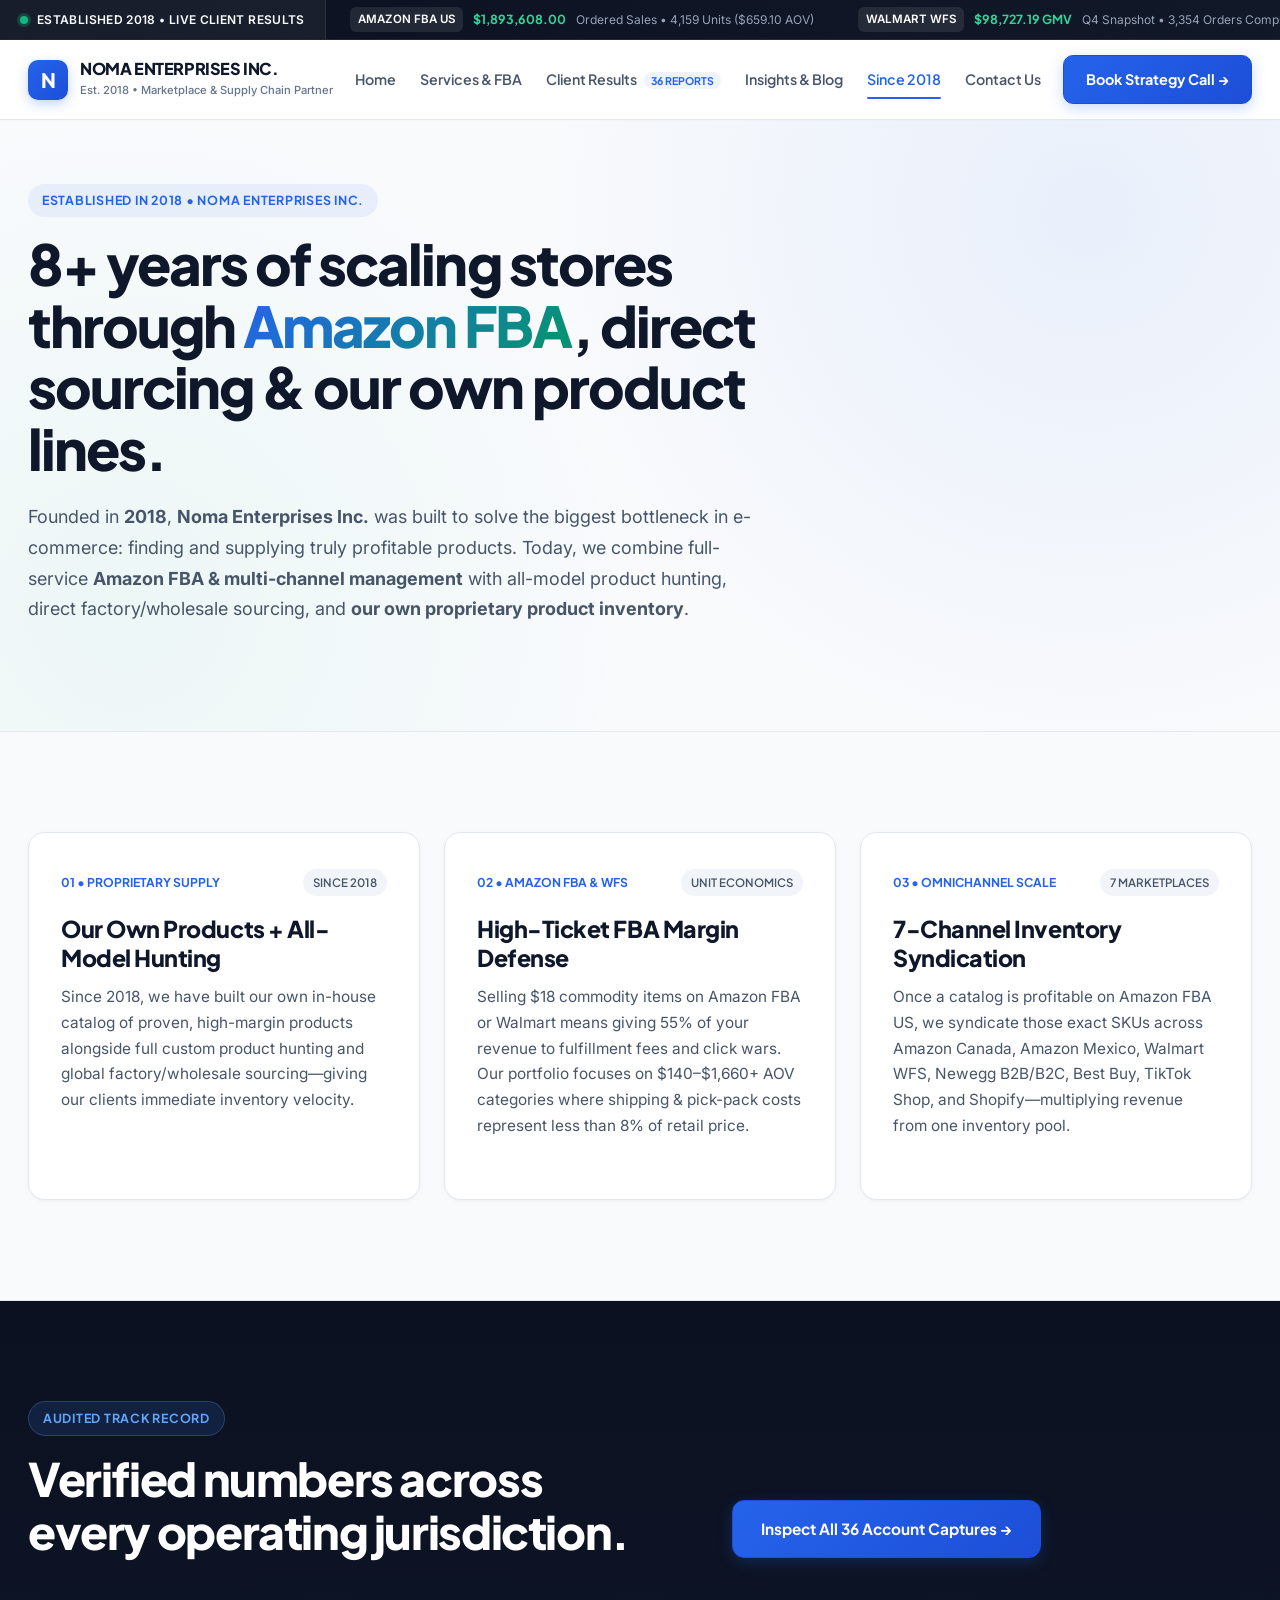
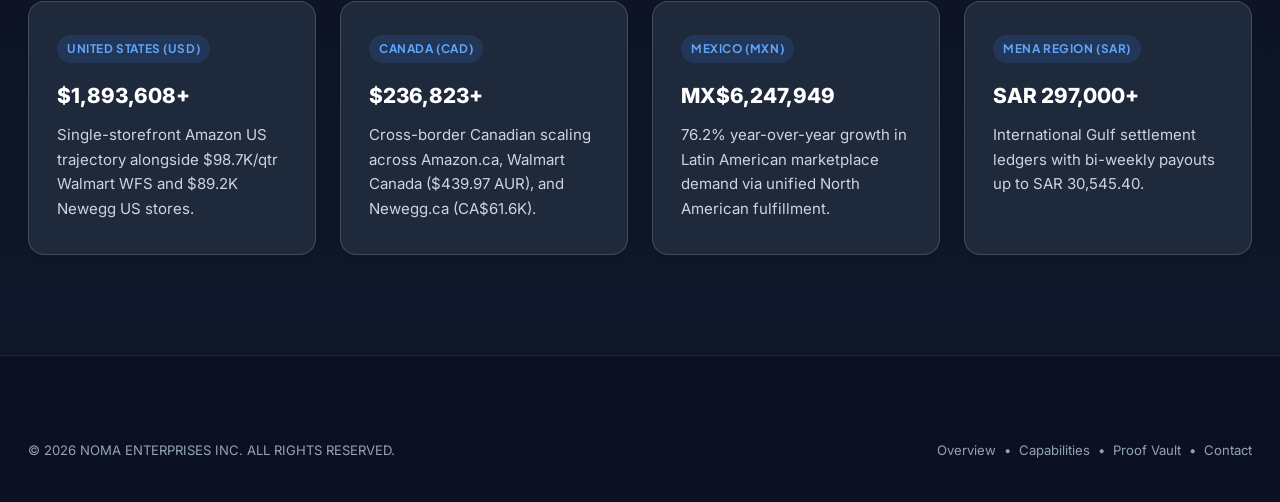
<file: about.html>
<!DOCTYPE html>
<html lang="en">
<head>
  <meta charset="UTF-8" />
  <meta name="viewport" content="width=device-width, initial-scale=1.0" />
  <title>Operating Thesis &amp; Leadership — Noma Enterprises Inc.</title>
  <meta name="description" content="Learn why Noma Enterprises Inc. was built to replace unverified e-commerce marketing agencies with disciplined supply-chain, unit-economics, and multi-marketplace execution." />
  <link rel="stylesheet" href="styles.css" />
</head>
<body>

  <!-- TOP LIVE SETTLEMENT TICKER BAR -->
  <div class="ledger-topbar">
    <div class="ledger-topbar-badge">
      <span class="status-dot"></span>
      <span>ESTABLISHED 2018 • LIVE CLIENT RESULTS</span>
    </div>
    <div class="ticker-wrap">
      <div class="ticker-track">
        <span class="ticker-item"><span class="ticker-platform">AMAZON FBA US</span> <span class="ticker-val">$1,893,608.00</span> <span class="ticker-meta">Ordered Sales • 4,159 Units ($659.10 AOV)</span></span>
        <span class="ticker-item"><span class="ticker-platform">WALMART WFS</span> <span class="ticker-val">$98,727.19 GMV</span> <span class="ticker-meta">Q4 Snapshot • 3,354 Orders Completed</span></span>
        <span class="ticker-item"><span class="ticker-platform">AMAZON MX</span> <span class="ticker-val">MX$6,247,949.50</span> <span class="ticker-meta">FY 2024 • +76.2% YoY Expansion</span></span>
        <span class="ticker-item"><span class="ticker-platform">NEWEGG US</span> <span class="ticker-val">$89,293.62</span> <span class="ticker-meta">100% Organic Sales • $647.06 AOV</span></span>
      </div>
    </div>
  </div>

  <!-- SITE HEADER -->
  <header class="site-header">
    <div class="header-inner">
      <a href="index.html" class="brand-logo">
        <div class="brand-mark">N</div>
        <div class="brand-text">
          <span class="brand-name">NOMA ENTERPRISES INC.</span>
          <span class="brand-sub">Est. 2018 • Marketplace &amp; Supply Chain Partner</span>
        </div>
      </a>

      <nav class="main-nav" id="mainNav">
        <a href="index.html" class="nav-link">Home</a>
        <a href="services.html" class="nav-link">Services &amp; FBA</a>
        <a href="portfolio.html" class="nav-link">Client Results <span class="nav-badge">36 REPORTS</span></a>
        <a href="blog.html" class="nav-link">Insights &amp; Blog</a>
        <a href="about.html" class="nav-link active">Since 2018</a>
        <a href="contact.html" class="nav-link">Contact Us</a>
      </nav>

      <div class="header-actions">
        <a href="contact.html" class="btn btn-klein">Book Strategy Call →</a>
        <button class="mobile-menu-btn" id="mobileMenuBtn" aria-label="Toggle Menu">☰</button>
      </div>
    </div>
  </header>

  <!-- HERO -->
  <section class="hero-section" style="padding: 64px 0 72px;">
    <div class="container">
      <div class="section-index">Established in 2018 • Noma Enterprises Inc.</div>
      <h1 class="hero-title" style="max-width: 19ch;">
        8+ years of scaling stores through <em>Amazon FBA</em>, direct sourcing &amp; our own product lines.
      </h1>
      <p class="hero-lead" style="max-width: 68ch;">
        Founded in <strong>2018</strong>, <strong>Noma Enterprises Inc.</strong> was built to solve the biggest bottleneck in e-commerce: finding and supplying truly profitable products. Today, we combine full-service <strong>Amazon FBA &amp; multi-channel management</strong> with all-model product hunting, direct factory/wholesale sourcing, and <strong>our own proprietary product inventory</strong>.
      </p>
    </div>
  </section>

  <!-- 3 PILLARS OF THE NOMA THESIS -->
  <section class="section-pad" style="border-bottom: 1px solid var(--border-light);">
    <div class="container">
      <div class="services-matrix">
        <div class="service-cell">
          <div>
            <div class="service-num"><span>01 • PROPRIETARY SUPPLY</span><span class="service-tag">SINCE 2018</span></div>
            <h3 class="service-title">Our Own Products + All-Model Hunting</h3>
            <p class="service-desc">
              Since 2018, we have built our own in-house catalog of proven, high-margin products alongside full custom product hunting and global factory/wholesale sourcing—giving our clients immediate inventory velocity.
            </p>
          </div>
        </div>

        <div class="service-cell">
          <div>
            <div class="service-num"><span>02 • AMAZON FBA &amp; WFS</span><span class="service-tag">UNIT ECONOMICS</span></div>
            <h3 class="service-title">High-Ticket FBA Margin Defense</h3>
            <p class="service-desc">
              Selling $18 commodity items on Amazon FBA or Walmart means giving 55% of your revenue to fulfillment fees and click wars. Our portfolio focuses on $140–$1,660+ AOV categories where shipping &amp; pick-pack costs represent less than 8% of retail price.
            </p>
          </div>
        </div>

        <div class="service-cell">
          <div>
            <div class="service-num"><span>03 • OMNICHANNEL SCALE</span><span class="service-tag">7 MARKETPLACES</span></div>
            <h3 class="service-title">7-Channel Inventory Syndication</h3>
            <p class="service-desc">
              Once a catalog is profitable on Amazon FBA US, we syndicate those exact SKUs across Amazon Canada, Amazon Mexico, Walmart WFS, Newegg B2B/B2C, Best Buy, TikTok Shop, and Shopify—multiplying revenue from one inventory pool.
            </p>
          </div>
        </div>
      </div>
    </div>
  </section>

  <!-- GLOBAL FOOTPRINT NUMBERS -->
  <section class="section-pad theme-dark">
    <div class="container">
      <div class="section-header-split">
        <div>
          <div class="section-index">AUDITED TRACK RECORD</div>
          <h2 class="section-title">Verified numbers across<br />every operating jurisdiction.</h2>
        </div>
        <div>
          <a href="portfolio.html" class="btn btn-klein btn-lg">Inspect All 36 Account Captures →</a>
        </div>
      </div>

      <div class="protocol-grid">
        <div class="protocol-step" style="background:var(--bg-obsidian-card); border-color:var(--border-dark-strong);">
          <span class="protocol-phase">UNITED STATES (USD)</span>
          <h3 class="protocol-title" style="color:#fff; font-family:var(--font-mono);">$1,893,608+</h3>
          <p class="protocol-text" style="color:var(--ink-on-dark-secondary);">
            Single-storefront Amazon US trajectory alongside $98.7K/qtr Walmart WFS and $89.2K Newegg US stores.
          </p>
        </div>

        <div class="protocol-step" style="background:var(--bg-obsidian-card); border-color:var(--border-dark-strong);">
          <span class="protocol-phase">CANADA (CAD)</span>
          <h3 class="protocol-title" style="color:#fff; font-family:var(--font-mono);">$236,823+</h3>
          <p class="protocol-text" style="color:var(--ink-on-dark-secondary);">
            Cross-border Canadian scaling across Amazon.ca, Walmart Canada ($439.97 AUR), and Newegg.ca (CA$61.6K).
          </p>
        </div>

        <div class="protocol-step" style="background:var(--bg-obsidian-card); border-color:var(--border-dark-strong);">
          <span class="protocol-phase">MEXICO (MXN)</span>
          <h3 class="protocol-title" style="color:#fff; font-family:var(--font-mono);">MX$6,247,949</h3>
          <p class="protocol-text" style="color:var(--ink-on-dark-secondary);">
            76.2% year-over-year growth in Latin American marketplace demand via unified North American fulfillment.
          </p>
        </div>

        <div class="protocol-step" style="background:var(--bg-obsidian-card); border-color:var(--border-dark-strong);">
          <span class="protocol-phase">MENA REGION (SAR)</span>
          <h3 class="protocol-title" style="color:#fff; font-family:var(--font-mono);">SAR 297,000+</h3>
          <p class="protocol-text" style="color:var(--ink-on-dark-secondary);">
            International Gulf settlement ledgers with bi-weekly payouts up to SAR 30,545.40.
          </p>
        </div>
      </div>
    </div>
  </section>

  <!-- FOOTER -->
  <footer class="site-footer">
    <div class="container">
      <div class="footer-bottom" style="padding-top:0; border-top:none;">
        <span>© 2026 NOMA ENTERPRISES INC. ALL RIGHTS RESERVED.</span>
        <span><a href="index.html">Overview</a> &nbsp;•&nbsp; <a href="services.html">Capabilities</a> &nbsp;•&nbsp; <a href="portfolio.html">Proof Vault</a> &nbsp;•&nbsp; <a href="contact.html">Contact</a></span>
      </div>
    </div>
  </footer>

  <script src="script.js"></script>
</body>
</html>
</file>
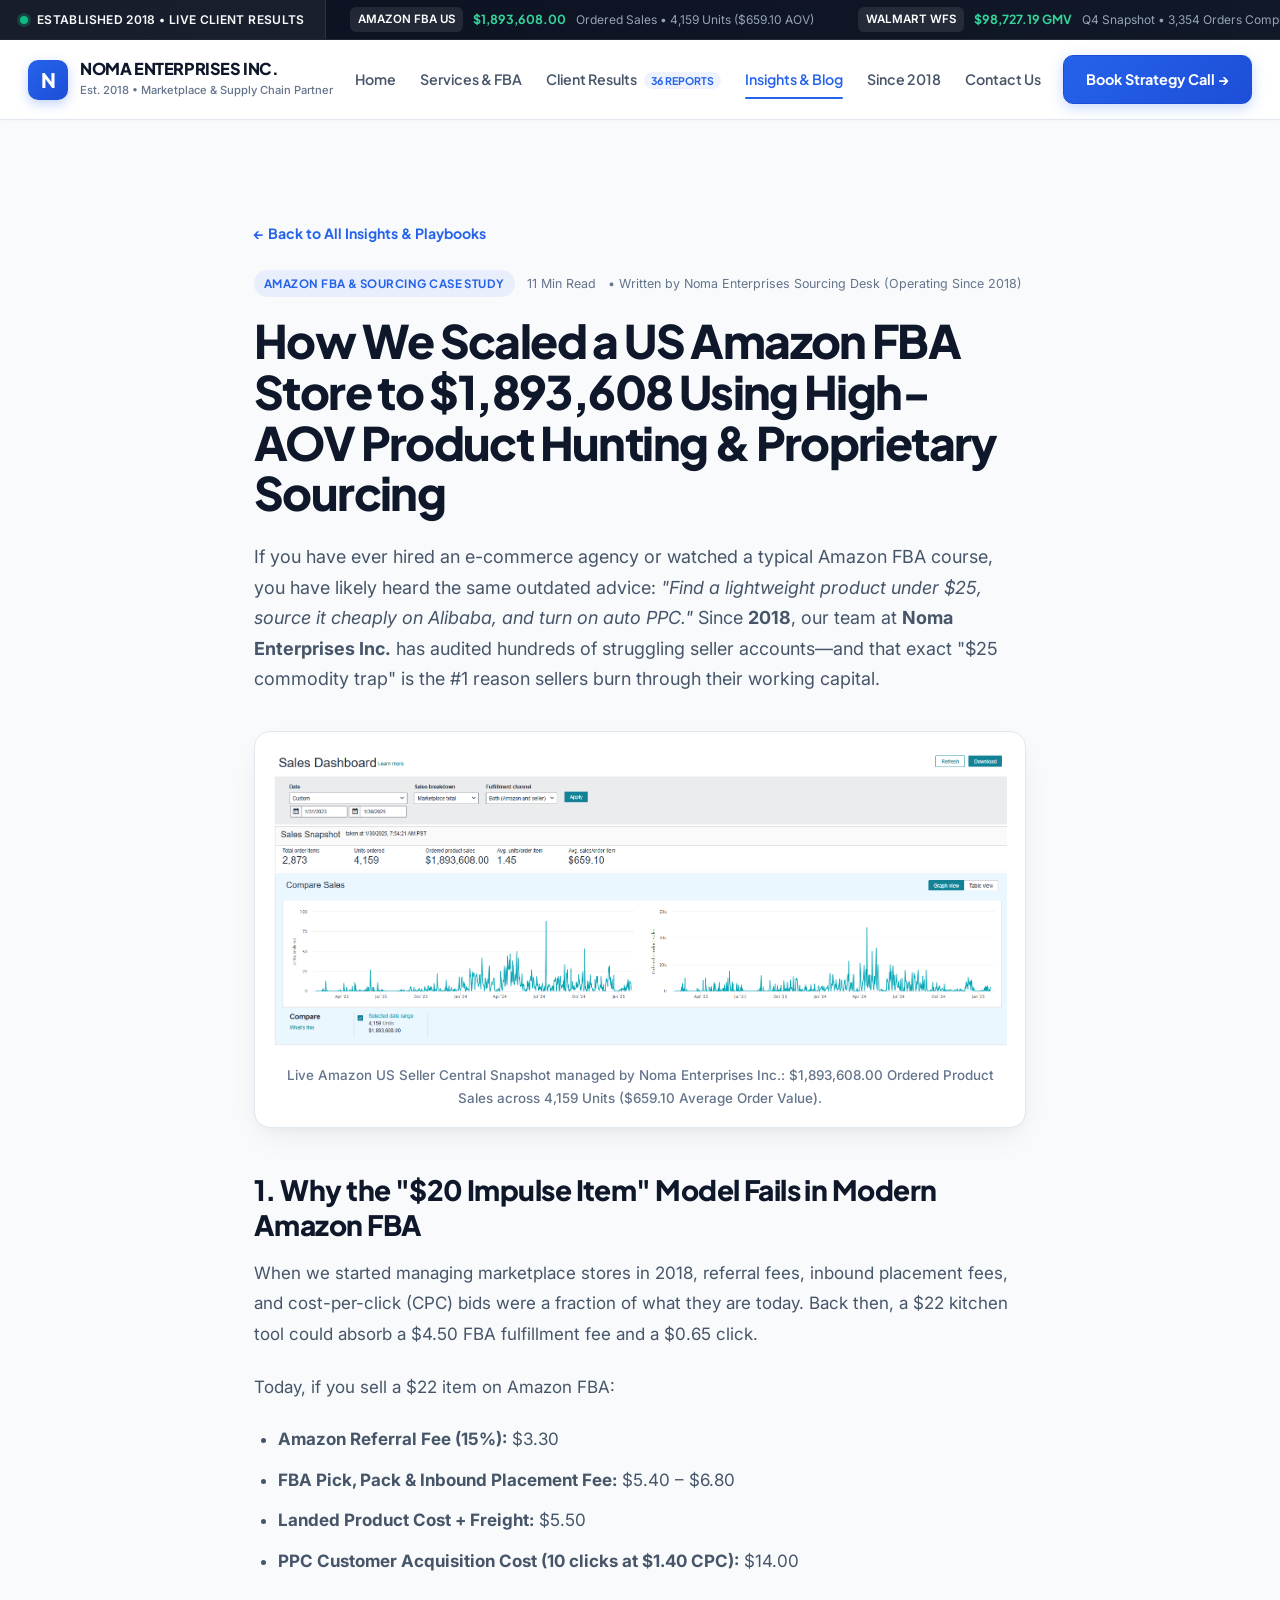
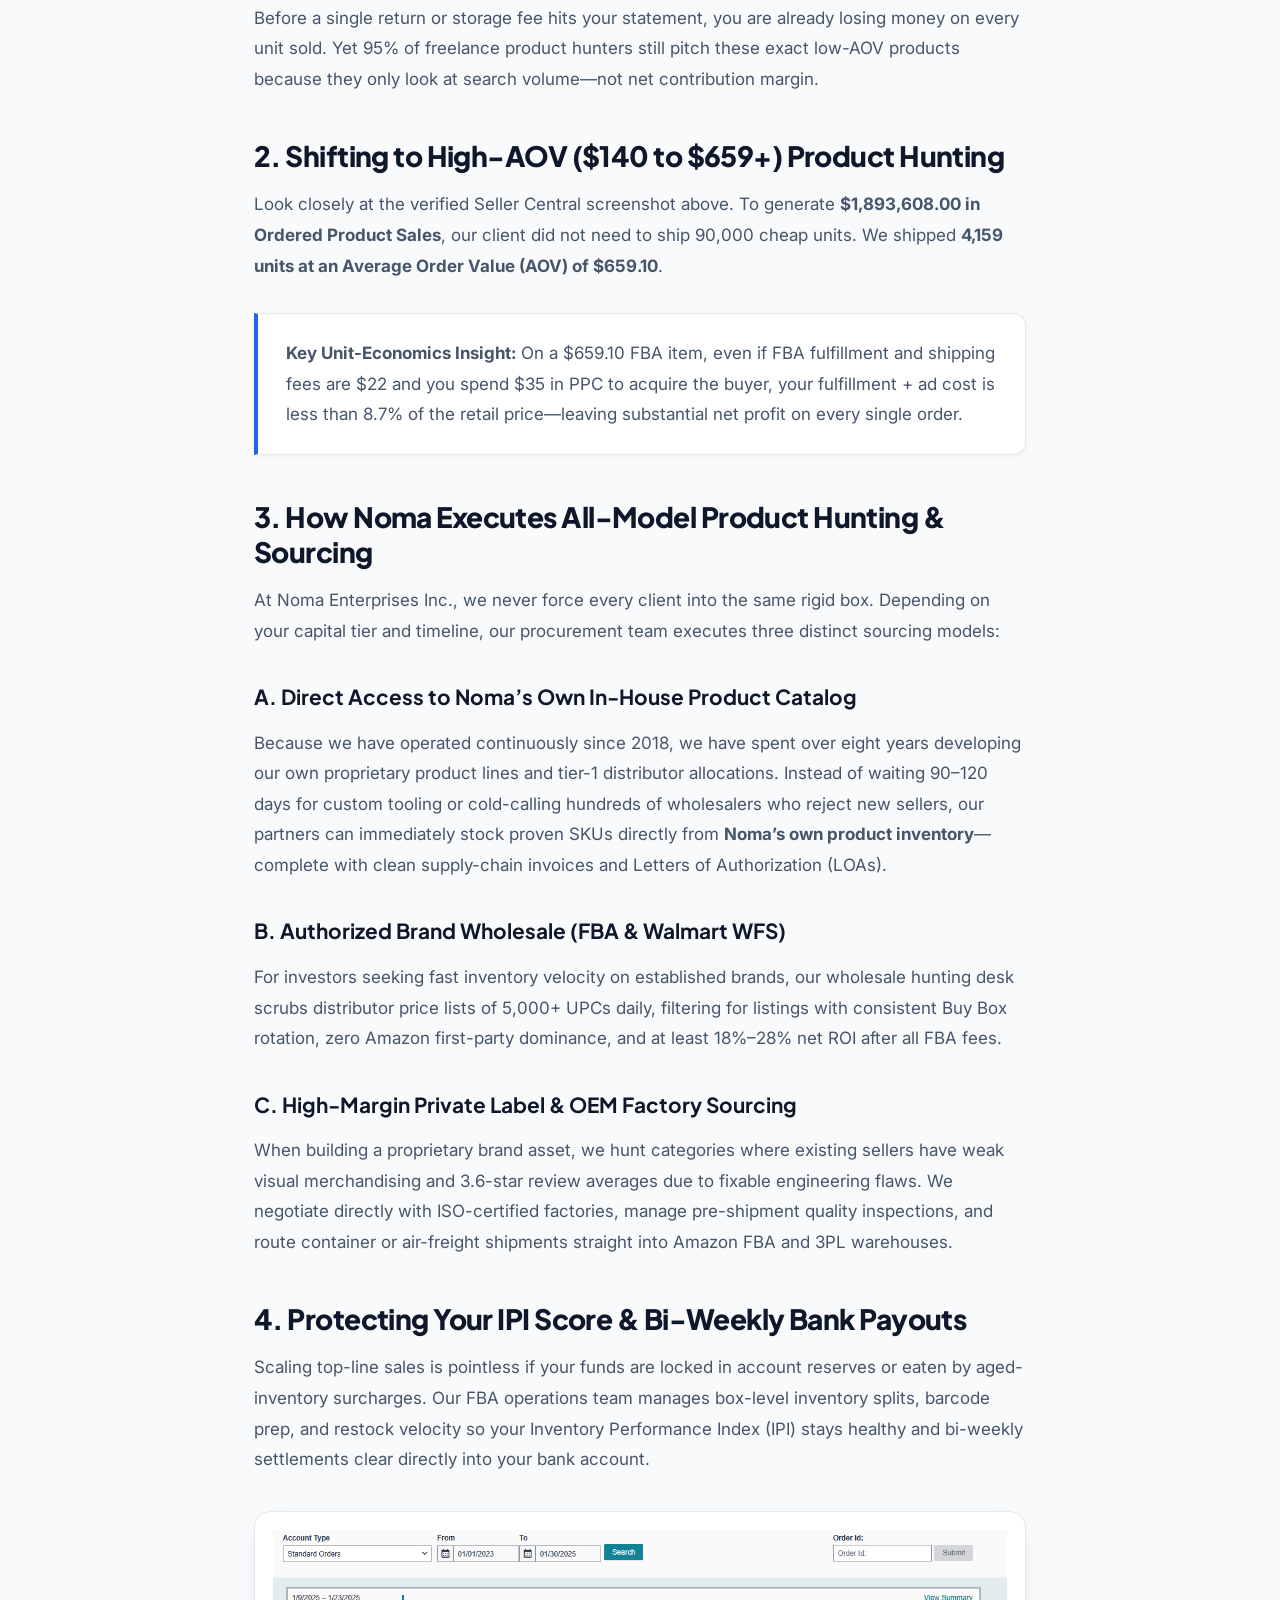
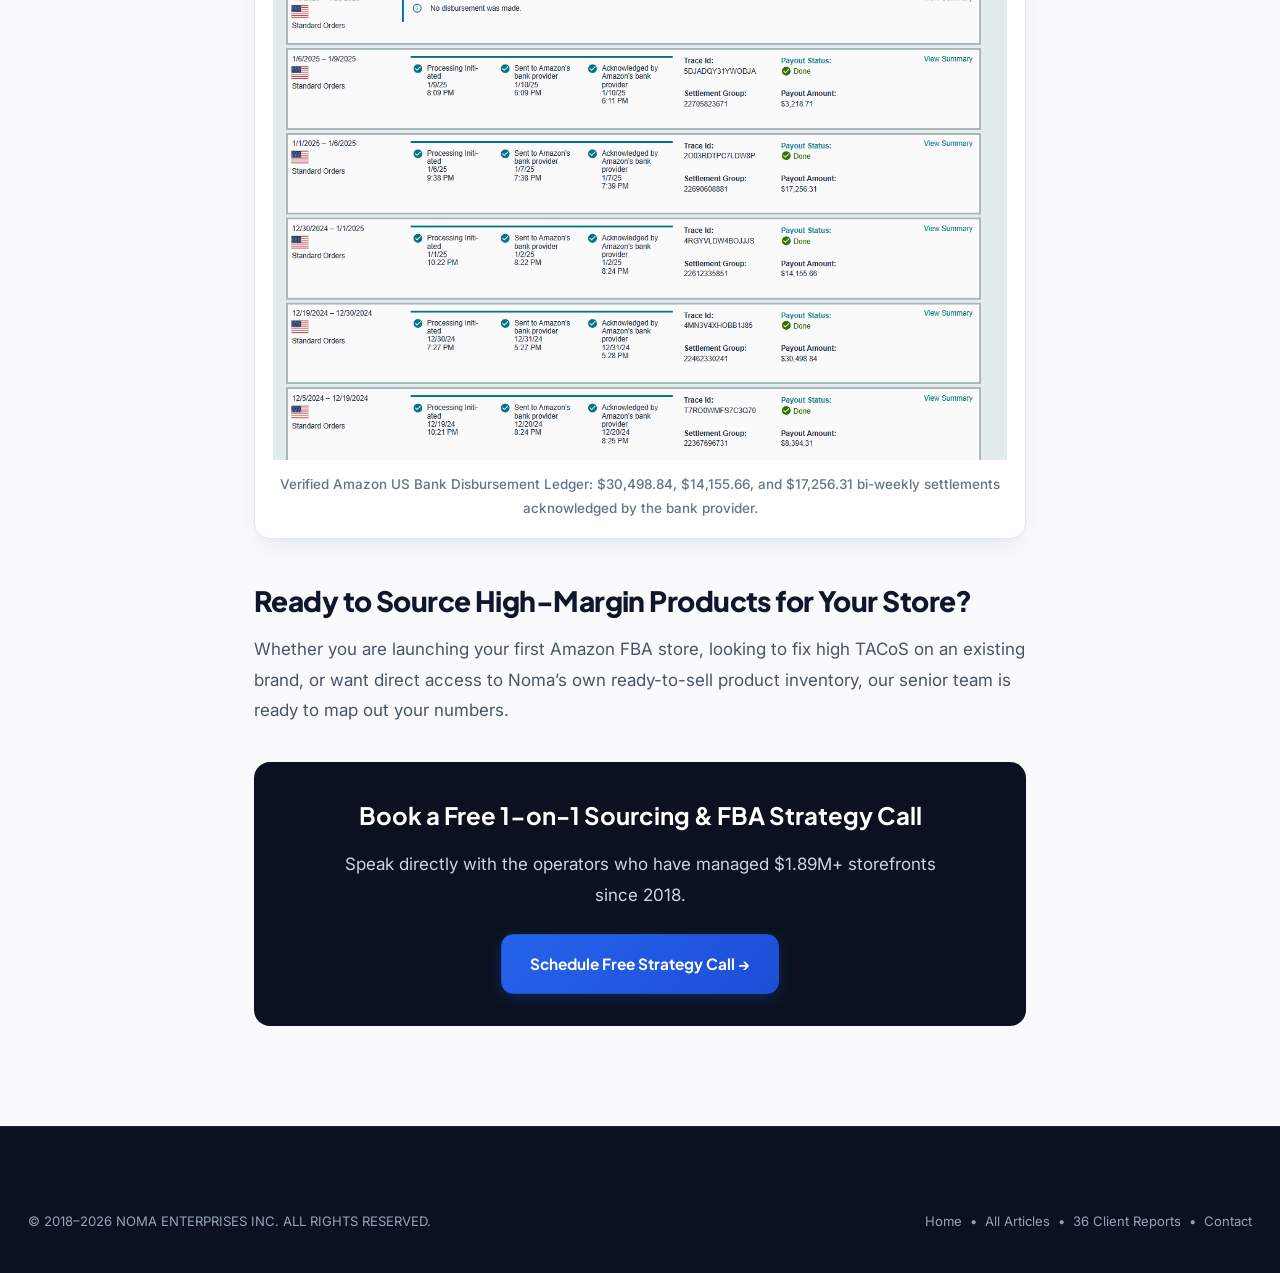
<file: blog-amazon-fba-product-hunting-sourcing-guide.html>
<!DOCTYPE html>
<html lang="en">
<head>
  <meta charset="UTF-8" />
  <meta name="viewport" content="width=device-width, initial-scale=1.0" />
  <title>How We Scaled a US Amazon FBA Store to $1,893,608 Using High-AOV Product Hunting &amp; Sourcing | Noma Enterprises Inc.</title>
  <meta name="description" content="Case study and operational guide on how Noma Enterprises Inc. scaled a US Amazon FBA storefront to $1,893,608 ($659.10 AOV) through disciplined product hunting, wholesale sourcing, and proprietary inventory." />
  <link rel="canonical" href="https://nomaenterprises.com/blog-amazon-fba-product-hunting-sourcing-guide.html" />
  <link rel="stylesheet" href="styles.css" />
  <script type="application/ld+json">
  {
    "@context": "https://schema.org",
    "@type": "BlogPosting",
    "headline": "How We Scaled a US Amazon FBA Store to $1,893,608 Using High-AOV Product Hunting & Proprietary Sourcing",
    "author": {
      "@type": "Organization",
      "@id": "https://nomaenterprises.com/",
      "name": "Noma Enterprises Inc."
    },
    "publisher": {
      "@type": "Organization",
      "name": "Noma Enterprises Inc."
    },
    "datePublished": "2026-05-10",
    "dateModified": "2026-11-17",
    "image": "https://nomaenterprises.com/assets/portfolio/amazon/amz-us-1893k-2yr.png"
  }
  </script>
</head>
<body>

  <!-- TOP LIVE SETTLEMENT TICKER BAR -->
  <div class="ledger-topbar">
    <div class="ledger-topbar-badge">
      <span class="status-dot"></span>
      <span>ESTABLISHED 2018 • LIVE CLIENT RESULTS</span>
    </div>
    <div class="ticker-wrap">
      <div class="ticker-track">
        <span class="ticker-item"><span class="ticker-platform">AMAZON FBA US</span> <span class="ticker-val">$1,893,608.00</span> <span class="ticker-meta">Ordered Sales • 4,159 Units ($659.10 AOV)</span></span>
        <span class="ticker-item"><span class="ticker-platform">WALMART WFS</span> <span class="ticker-val">$98,727.19 GMV</span> <span class="ticker-meta">Q4 Snapshot • 3,354 Orders Completed</span></span>
        <span class="ticker-item"><span class="ticker-platform">AMAZON MX</span> <span class="ticker-val">MX$6,247,949.50</span> <span class="ticker-meta">FY 2024 • +76.2% YoY Expansion</span></span>
      </div>
    </div>
  </div>

  <!-- SITE HEADER -->
  <header class="site-header">
    <div class="header-inner">
      <a href="index.html" class="brand-logo">
        <div class="brand-mark">N</div>
        <div class="brand-text">
          <span class="brand-name">NOMA ENTERPRISES INC.</span>
          <span class="brand-sub">Est. 2018 • Marketplace &amp; Supply Chain Partner</span>
        </div>
      </a>

      <nav class="main-nav" id="mainNav">
        <a href="index.html" class="nav-link">Home</a>
        <a href="services.html" class="nav-link">Services &amp; FBA</a>
        <a href="portfolio.html" class="nav-link">Client Results <span class="nav-badge">36 REPORTS</span></a>
        <a href="blog.html" class="nav-link active">Insights &amp; Blog</a>
        <a href="about.html" class="nav-link">Since 2018</a>
        <a href="contact.html" class="nav-link">Contact Us</a>
      </nav>

      <div class="header-actions">
        <a href="contact.html" class="btn btn-klein">Book Strategy Call →</a>
        <button class="mobile-menu-btn" id="mobileMenuBtn" aria-label="Toggle Menu">☰</button>
      </div>
    </div>
  </header>

  <!-- ARTICLE CONTENT -->
  <main class="section-pad">
    <article class="article-container">
      <div style="margin-bottom: 24px;">
        <a href="blog.html" style="font-family:var(--font-display); font-weight:700; font-size:0.88rem; color:var(--brand-primary);">← Back to All Insights &amp; Playbooks</a>
      </div>

      <div class="blog-meta-row" style="margin-bottom: 18px;">
        <span class="blog-category-badge">Amazon FBA &amp; Sourcing Case Study</span>
        <span>11 Min Read</span>
        <span>• Written by Noma Enterprises Sourcing Desk (Operating Since 2018)</span>
      </div>

      <h1 class="hero-title" style="font-size: clamp(2rem, 3.6vw, 3rem); margin-bottom: 24px;">
        How We Scaled a US Amazon FBA Store to $1,893,608 Using High-AOV Product Hunting &amp; Proprietary Sourcing
      </h1>

      <p class="hero-lead" style="max-width: 100%; margin-bottom: 32px;">
        If you have ever hired an e-commerce agency or watched a typical Amazon FBA course, you have likely heard the same outdated advice: <em>"Find a lightweight product under $25, source it cheaply on Alibaba, and turn on auto PPC."</em> Since <strong>2018</strong>, our team at <strong>Noma Enterprises Inc.</strong> has audited hundreds of struggling seller accounts—and that exact "$25 commodity trap" is the #1 reason sellers burn through their working capital.
      </p>

      <figure class="article-proof-figure">
        <img src="assets/portfolio/amazon/amz-us-1893k-2yr.png" alt="Amazon Seller Central $1,893,608.00 Ordered Product Sales Dashboard" />
        <figcaption>Live Amazon US Seller Central Snapshot managed by Noma Enterprises Inc.: $1,893,608.00 Ordered Product Sales across 4,159 Units ($659.10 Average Order Value).</figcaption>
      </figure>

      <div class="article-body">
        <h2>1. Why the "$20 Impulse Item" Model Fails in Modern Amazon FBA</h2>
        <p>
          When we started managing marketplace stores in 2018, referral fees, inbound placement fees, and cost-per-click (CPC) bids were a fraction of what they are today. Back then, a $22 kitchen tool could absorb a $4.50 FBA fulfillment fee and a $0.65 click.
        </p>
        <p>
          Today, if you sell a $22 item on Amazon FBA:
        </p>
        <ul>
          <li><strong>Amazon Referral Fee (15%):</strong> $3.30</li>
          <li><strong>FBA Pick, Pack &amp; Inbound Placement Fee:</strong> $5.40 – $6.80</li>
          <li><strong>Landed Product Cost + Freight:</strong> $5.50</li>
          <li><strong>PPC Customer Acquisition Cost (10 clicks at $1.40 CPC):</strong> $14.00</li>
        </ul>
        <p>
          Before a single return or storage fee hits your statement, you are already losing money on every unit sold. Yet 95% of freelance product hunters still pitch these exact low-AOV products because they only look at search volume—not net contribution margin.
        </p>

        <h2>2. Shifting to High-AOV ($140 to $659+) Product Hunting</h2>
        <p>
          Look closely at the verified Seller Central screenshot above. To generate <strong>$1,893,608.00 in Ordered Product Sales</strong>, our client did not need to ship 90,000 cheap units. We shipped <strong>4,159 units at an Average Order Value (AOV) of $659.10</strong>.
        </p>
        <div class="article-callout">
          <strong>Key Unit-Economics Insight:</strong> On a $659.10 FBA item, even if FBA fulfillment and shipping fees are $22 and you spend $35 in PPC to acquire the buyer, your fulfillment + ad cost is less than 8.7% of the retail price—leaving substantial net profit on every single order.
        </div>

        <h2>3. How Noma Executes All-Model Product Hunting &amp; Sourcing</h2>
        <p>
          At Noma Enterprises Inc., we never force every client into the same rigid box. Depending on your capital tier and timeline, our procurement team executes three distinct sourcing models:
        </p>
        <h3>A. Direct Access to Noma’s Own In-House Product Catalog</h3>
        <p>
          Because we have operated continuously since 2018, we have spent over eight years developing our own proprietary product lines and tier-1 distributor allocations. Instead of waiting 90–120 days for custom tooling or cold-calling hundreds of wholesalers who reject new sellers, our partners can immediately stock proven SKUs directly from <strong>Noma’s own product inventory</strong>—complete with clean supply-chain invoices and Letters of Authorization (LOAs).
        </p>
        <h3>B. Authorized Brand Wholesale (FBA &amp; Walmart WFS)</h3>
        <p>
          For investors seeking fast inventory velocity on established brands, our wholesale hunting desk scrubs distributor price lists of 5,000+ UPCs daily, filtering for listings with consistent Buy Box rotation, zero Amazon first-party dominance, and at least 18%–28% net ROI after all FBA fees.
        </p>
        <h3>C. High-Margin Private Label &amp; OEM Factory Sourcing</h3>
        <p>
          When building a proprietary brand asset, we hunt categories where existing sellers have weak visual merchandising and 3.6-star review averages due to fixable engineering flaws. We negotiate directly with ISO-certified factories, manage pre-shipment quality inspections, and route container or air-freight shipments straight into Amazon FBA and 3PL warehouses.
        </p>

        <h2>4. Protecting Your IPI Score &amp; Bi-Weekly Bank Payouts</h2>
        <p>
          Scaling top-line sales is pointless if your funds are locked in account reserves or eaten by aged-inventory surcharges. Our FBA operations team manages box-level inventory splits, barcode prep, and restock velocity so your Inventory Performance Index (IPI) stays healthy and bi-weekly settlements clear directly into your bank account.
        </p>

        <figure class="article-proof-figure">
          <img src="assets/portfolio/amazon/amz-payouts-73k-us.png" alt="Amazon US Verified Bank Payouts Trace IDs" />
          <figcaption>Verified Amazon US Bank Disbursement Ledger: $30,498.84, $14,155.66, and $17,256.31 bi-weekly settlements acknowledged by the bank provider.</figcaption>
        </figure>

        <h2>Ready to Source High-Margin Products for Your Store?</h2>
        <p>
          Whether you are launching your first Amazon FBA store, looking to fix high TACoS on an existing brand, or want direct access to Noma’s own ready-to-sell product inventory, our senior team is ready to map out your numbers.
        </p>

        <div style="margin-top: 36px; padding: 32px; background: var(--bg-navy); color: #fff; border-radius: var(--radius-md); text-align: center;">
          <h3 style="color: #fff; margin-top: 0; font-size: 1.5rem;">Book a Free 1-on-1 Sourcing &amp; FBA Strategy Call</h3>
          <p style="color: var(--text-on-navy); max-width: 54ch; margin: 10px auto 24px;">
            Speak directly with the operators who have managed $1.89M+ storefronts since 2018.
          </p>
          <a href="contact.html" class="btn btn-klein btn-lg">Schedule Free Strategy Call →</a>
        </div>
      </div>
    </article>
  </main>

  <!-- FOOTER -->
  <footer class="site-footer">
    <div class="container">
      <div class="footer-bottom" style="padding-top:0; border-top:none;">
        <span>© 2018–2026 NOMA ENTERPRISES INC. ALL RIGHTS RESERVED.</span>
        <span><a href="index.html">Home</a> &nbsp;•&nbsp; <a href="blog.html">All Articles</a> &nbsp;•&nbsp; <a href="portfolio.html">36 Client Reports</a> &nbsp;•&nbsp; <a href="contact.html">Contact</a></span>
      </div>
    </div>
  </footer>

  <script src="script.js"></script>
</body>
</html>
</file>
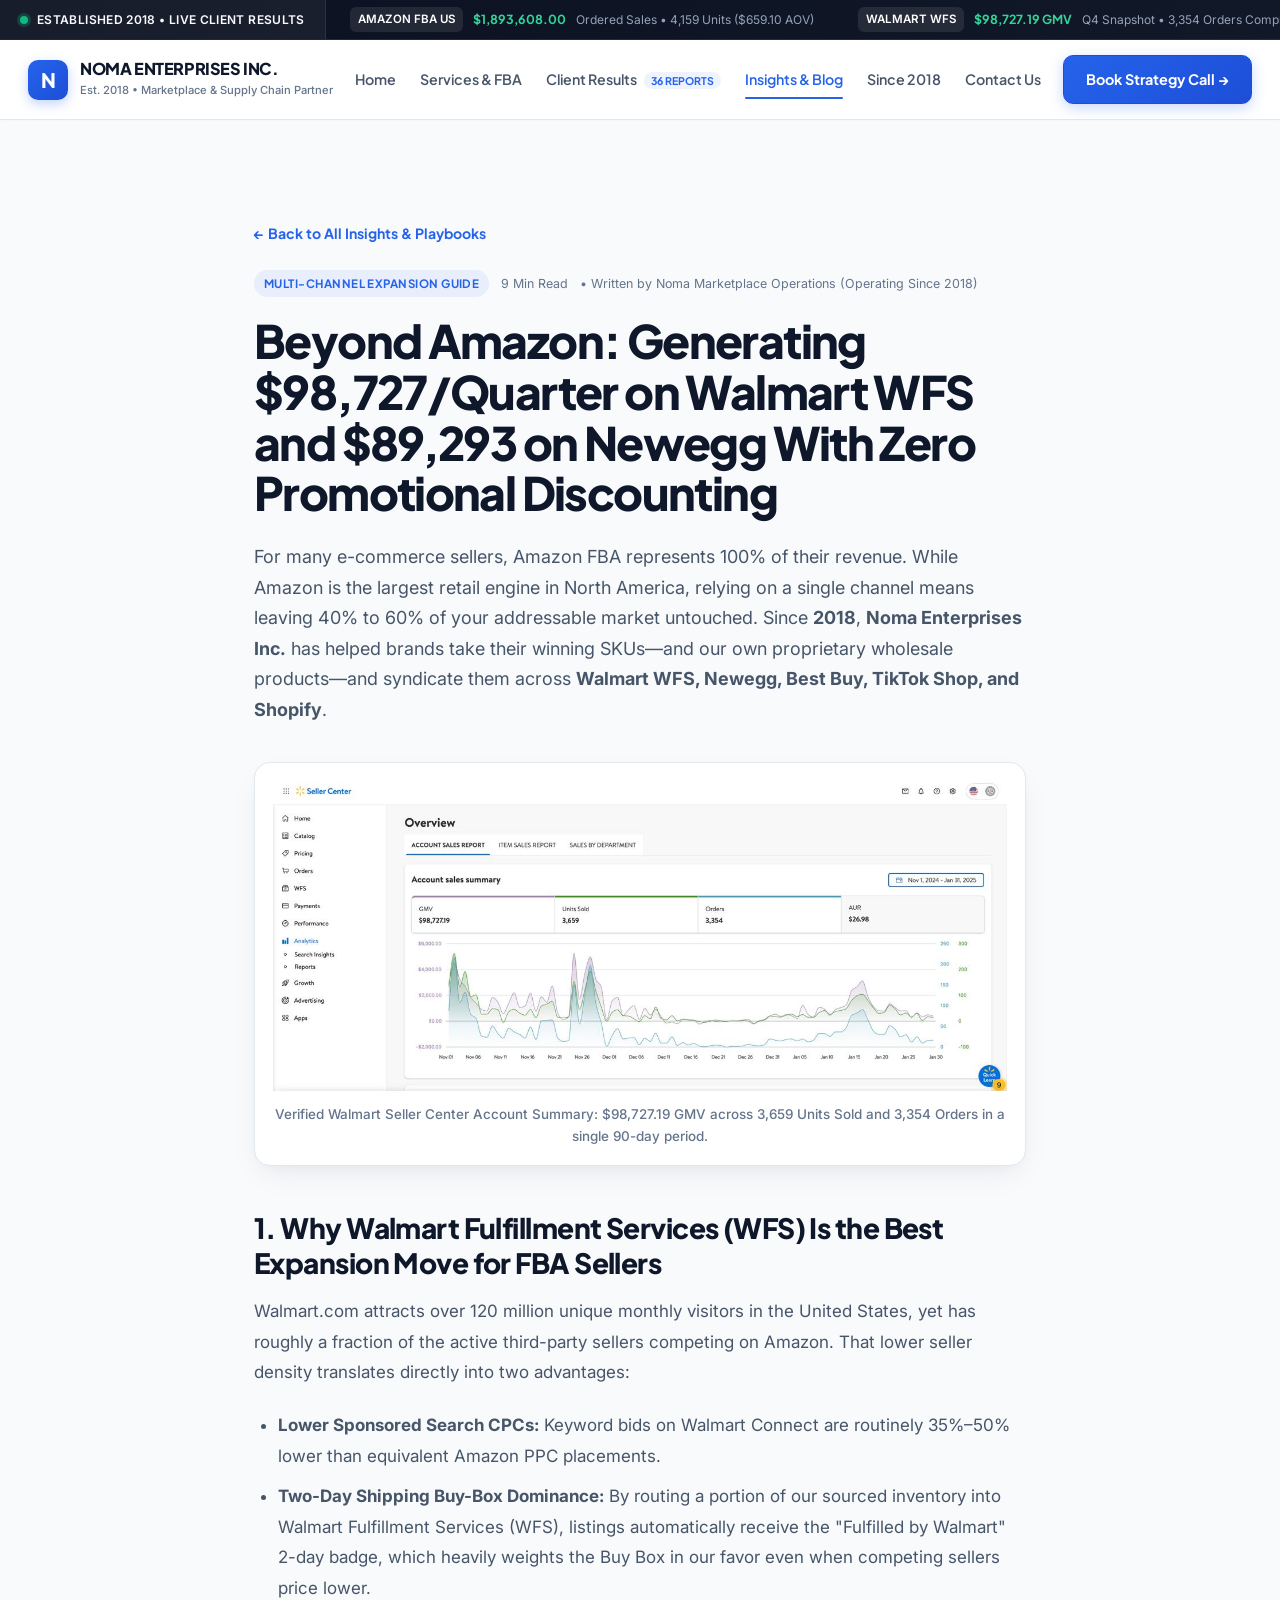
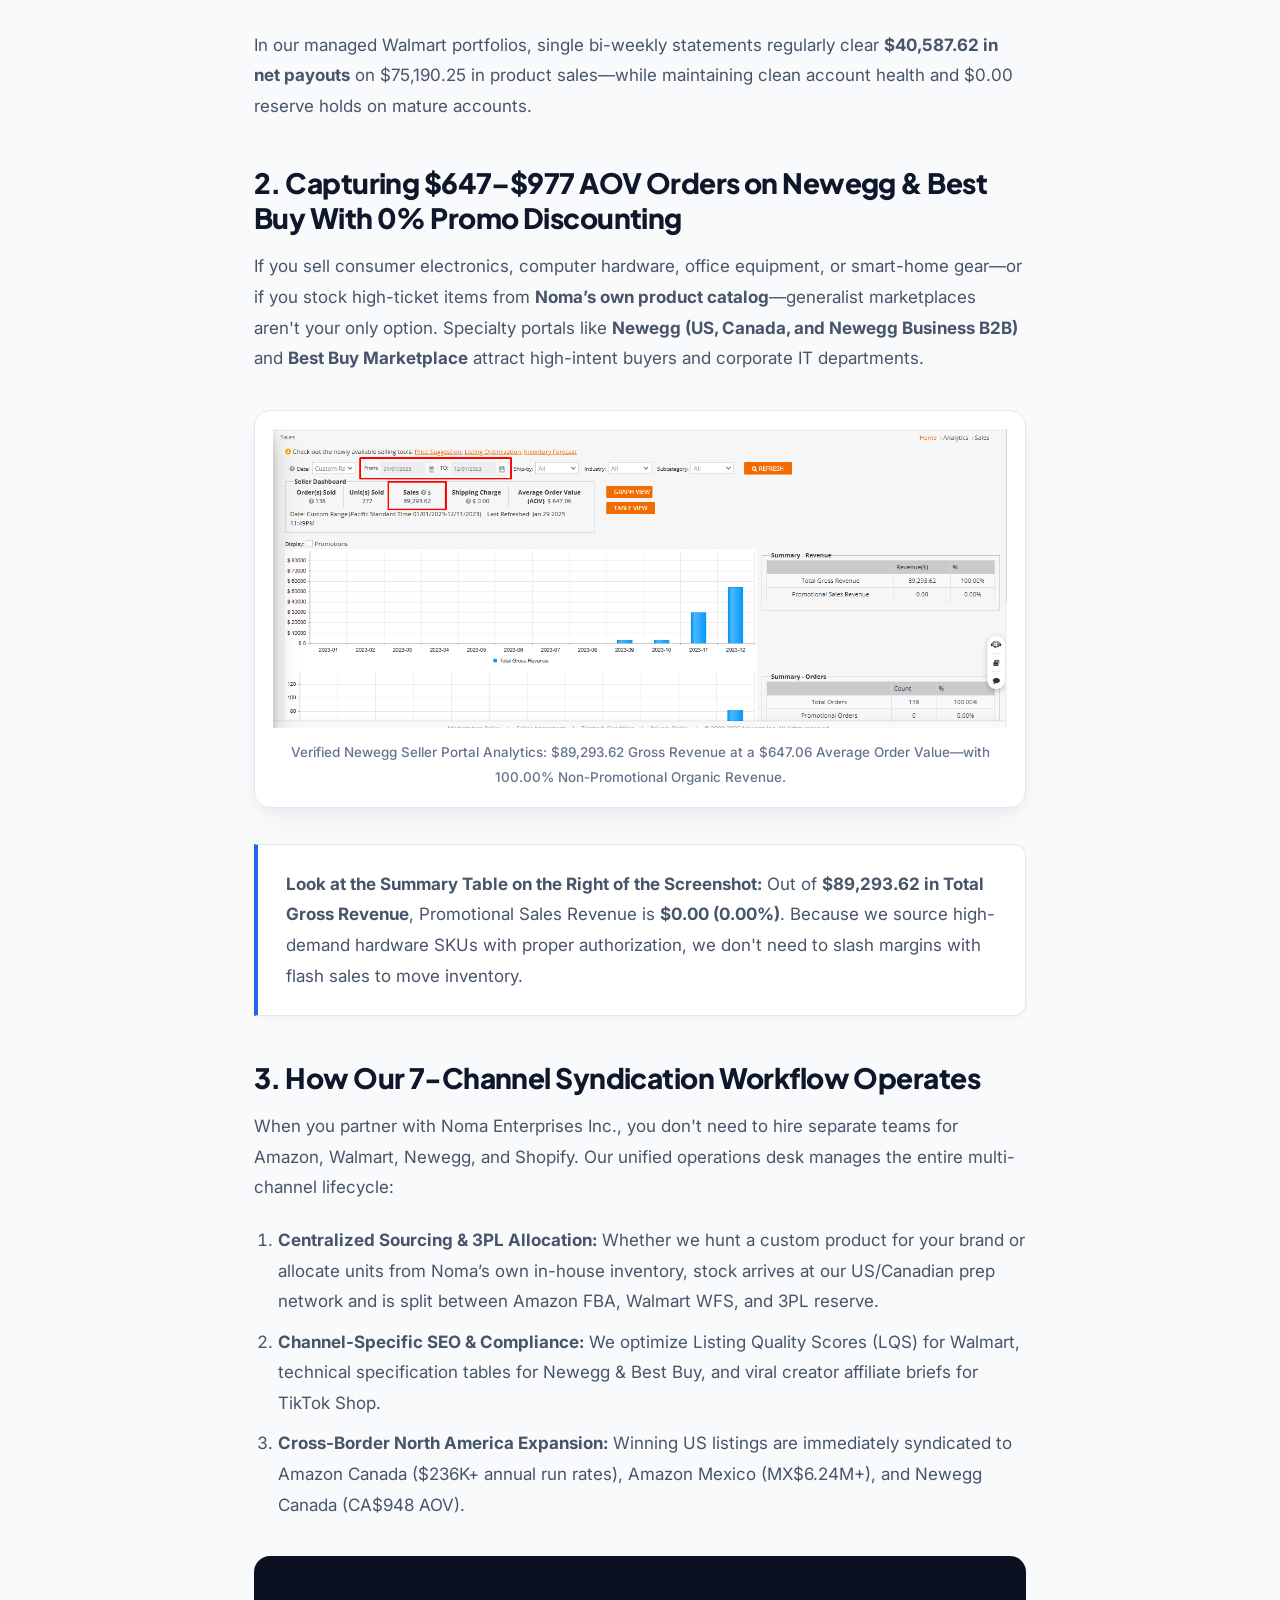
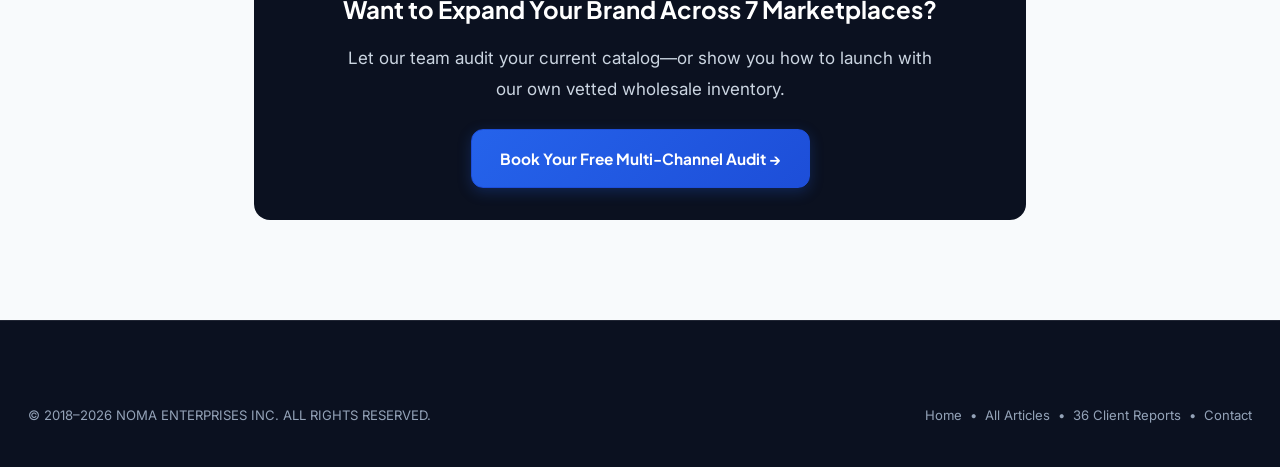
<file: blog-walmart-wfs-newegg-multichannel-scaling.html>
<!DOCTYPE html>
<html lang="en">
<head>
  <meta charset="UTF-8" />
  <meta name="viewport" content="width=device-width, initial-scale=1.0" />
  <title>Beyond Amazon: Scaling to $98,727/Qtr on Walmart WFS &amp; $89,293 on Newegg | Noma Enterprises Inc.</title>
  <meta name="description" content="Learn how Noma Enterprises Inc. syndicates Amazon FBA inventory into Walmart Fulfillment Services (WFS), Newegg Business B2B, Best Buy, and Shopify to multiply store revenue." />
  <link rel="canonical" href="https://nomaenterprises.com/blog-walmart-wfs-newegg-multichannel-scaling.html" />
  <link rel="stylesheet" href="styles.css" />
  <script type="application/ld+json">
  {
    "@context": "https://schema.org",
    "@type": "BlogPosting",
    "headline": "Beyond Amazon: Generating $98,727/Quarter on Walmart WFS and $89,293 on Newegg With Zero Promotional Discounting",
    "author": {
      "@type": "Organization",
      "name": "Noma Enterprises Inc."
    },
    "publisher": {
      "@type": "Organization",
      "name": "Noma Enterprises Inc."
    },
    "datePublished": "2026-06-14",
    "dateModified": "2026-11-17",
    "image": "https://nomaenterprises.com/assets/portfolio/walmart/wmt-gmv-98k-q4.jpg"
  }
  </script>
</head>
<body>

  <!-- TOP LIVE SETTLEMENT TICKER BAR -->
  <div class="ledger-topbar">
    <div class="ledger-topbar-badge">
      <span class="status-dot"></span>
      <span>ESTABLISHED 2018 • LIVE CLIENT RESULTS</span>
    </div>
    <div class="ticker-wrap">
      <div class="ticker-track">
        <span class="ticker-item"><span class="ticker-platform">AMAZON FBA US</span> <span class="ticker-val">$1,893,608.00</span> <span class="ticker-meta">Ordered Sales • 4,159 Units ($659.10 AOV)</span></span>
        <span class="ticker-item"><span class="ticker-platform">WALMART WFS</span> <span class="ticker-val">$98,727.19 GMV</span> <span class="ticker-meta">Q4 Snapshot • 3,354 Orders Completed</span></span>
        <span class="ticker-item"><span class="ticker-platform">NEWEGG US</span> <span class="ticker-val">$89,293.62</span> <span class="ticker-meta">100% Organic Sales • $647.06 AOV</span></span>
      </div>
    </div>
  </div>

  <!-- SITE HEADER -->
  <header class="site-header">
    <div class="header-inner">
      <a href="index.html" class="brand-logo">
        <div class="brand-mark">N</div>
        <div class="brand-text">
          <span class="brand-name">NOMA ENTERPRISES INC.</span>
          <span class="brand-sub">Est. 2018 • Marketplace &amp; Supply Chain Partner</span>
        </div>
      </a>

      <nav class="main-nav" id="mainNav">
        <a href="index.html" class="nav-link">Home</a>
        <a href="services.html" class="nav-link">Services &amp; FBA</a>
        <a href="portfolio.html" class="nav-link">Client Results <span class="nav-badge">36 REPORTS</span></a>
        <a href="blog.html" class="nav-link active">Insights &amp; Blog</a>
        <a href="about.html" class="nav-link">Since 2018</a>
        <a href="contact.html" class="nav-link">Contact Us</a>
      </nav>

      <div class="header-actions">
        <a href="contact.html" class="btn btn-klein">Book Strategy Call →</a>
        <button class="mobile-menu-btn" id="mobileMenuBtn" aria-label="Toggle Menu">☰</button>
      </div>
    </div>
  </header>

  <!-- ARTICLE CONTENT -->
  <main class="section-pad">
    <article class="article-container">
      <div style="margin-bottom: 24px;">
        <a href="blog.html" style="font-family:var(--font-display); font-weight:700; font-size:0.88rem; color:var(--brand-primary);">← Back to All Insights &amp; Playbooks</a>
      </div>

      <div class="blog-meta-row" style="margin-bottom: 18px;">
        <span class="blog-category-badge">Multi-Channel Expansion Guide</span>
        <span>9 Min Read</span>
        <span>• Written by Noma Marketplace Operations (Operating Since 2018)</span>
      </div>

      <h1 class="hero-title" style="font-size: clamp(2rem, 3.6vw, 3rem); margin-bottom: 24px;">
        Beyond Amazon: Generating $98,727/Quarter on Walmart WFS and $89,293 on Newegg With Zero Promotional Discounting
      </h1>

      <p class="hero-lead" style="max-width: 100%; margin-bottom: 32px;">
        For many e-commerce sellers, Amazon FBA represents 100% of their revenue. While Amazon is the largest retail engine in North America, relying on a single channel means leaving 40% to 60% of your addressable market untouched. Since <strong>2018</strong>, <strong>Noma Enterprises Inc.</strong> has helped brands take their winning SKUs—and our own proprietary wholesale products—and syndicate them across <strong>Walmart WFS, Newegg, Best Buy, TikTok Shop, and Shopify</strong>.
      </p>

      <figure class="article-proof-figure">
        <img src="assets/portfolio/walmart/wmt-gmv-98k-q4.jpg" alt="Walmart Seller Center $98,727.19 Quarterly GMV Report" />
        <figcaption>Verified Walmart Seller Center Account Summary: $98,727.19 GMV across 3,659 Units Sold and 3,354 Orders in a single 90-day period.</figcaption>
      </figure>

      <div class="article-body">
        <h2>1. Why Walmart Fulfillment Services (WFS) Is the Best Expansion Move for FBA Sellers</h2>
        <p>
          Walmart.com attracts over 120 million unique monthly visitors in the United States, yet has roughly a fraction of the active third-party sellers competing on Amazon. That lower seller density translates directly into two advantages:
        </p>
        <ul>
          <li><strong>Lower Sponsored Search CPCs:</strong> Keyword bids on Walmart Connect are routinely 35%–50% lower than equivalent Amazon PPC placements.</li>
          <li><strong>Two-Day Shipping Buy-Box Dominance:</strong> By routing a portion of our sourced inventory into Walmart Fulfillment Services (WFS), listings automatically receive the "Fulfilled by Walmart" 2-day badge, which heavily weights the Buy Box in our favor even when competing sellers price lower.</li>
        </ul>
        <p>
          In our managed Walmart portfolios, single bi-weekly statements regularly clear <strong>$40,587.62 in net payouts</strong> on $75,190.25 in product sales—while maintaining clean account health and $0.00 reserve holds on mature accounts.
        </p>

        <h2>2. Capturing $647–$977 AOV Orders on Newegg &amp; Best Buy With 0% Promo Discounting</h2>
        <p>
          If you sell consumer electronics, computer hardware, office equipment, or smart-home gear—or if you stock high-ticket items from <strong>Noma’s own product catalog</strong>—generalist marketplaces aren't your only option. Specialty portals like <strong>Newegg (US, Canada, and Newegg Business B2B)</strong> and <strong>Best Buy Marketplace</strong> attract high-intent buyers and corporate IT departments.
        </p>

        <figure class="article-proof-figure">
          <img src="assets/portfolio/newegg/newegg-us-89k-2023.png" alt="Newegg Seller Portal $89,293.62 Revenue with 0% Promotional Discounting" />
          <figcaption>Verified Newegg Seller Portal Analytics: $89,293.62 Gross Revenue at a $647.06 Average Order Value—with 100.00% Non-Promotional Organic Revenue.</figcaption>
        </figure>

        <div class="article-callout">
          <strong>Look at the Summary Table on the Right of the Screenshot:</strong> Out of <strong>$89,293.62 in Total Gross Revenue</strong>, Promotional Sales Revenue is <strong>$0.00 (0.00%)</strong>. Because we source high-demand hardware SKUs with proper authorization, we don't need to slash margins with flash sales to move inventory.
        </div>

        <h2>3. How Our 7-Channel Syndication Workflow Operates</h2>
        <p>
          When you partner with Noma Enterprises Inc., you don't need to hire separate teams for Amazon, Walmart, Newegg, and Shopify. Our unified operations desk manages the entire multi-channel lifecycle:
        </p>
        <ol>
          <li><strong>Centralized Sourcing &amp; 3PL Allocation:</strong> Whether we hunt a custom product for your brand or allocate units from Noma’s own in-house inventory, stock arrives at our US/Canadian prep network and is split between Amazon FBA, Walmart WFS, and 3PL reserve.</li>
          <li><strong>Channel-Specific SEO &amp; Compliance:</strong> We optimize Listing Quality Scores (LQS) for Walmart, technical specification tables for Newegg &amp; Best Buy, and viral creator affiliate briefs for TikTok Shop.</li>
          <li><strong>Cross-Border North America Expansion:</strong> Winning US listings are immediately syndicated to Amazon Canada ($236K+ annual run rates), Amazon Mexico (MX$6.24M+), and Newegg Canada (CA$948 AOV).</li>
        </ol>

        <div style="margin-top: 36px; padding: 32px; background: var(--bg-navy); color: #fff; border-radius: var(--radius-md); text-align: center;">
          <h3 style="color: #fff; margin-top: 0; font-size: 1.5rem;">Want to Expand Your Brand Across 7 Marketplaces?</h3>
          <p style="color: var(--text-on-navy); max-width: 54ch; margin: 10px auto 24px;">
            Let our team audit your current catalog—or show you how to launch with our own vetted wholesale inventory.
          </p>
          <a href="contact.html" class="btn btn-klein btn-lg">Book Your Free Multi-Channel Audit →</a>
        </div>
      </div>
    </article>
  </main>

  <!-- FOOTER -->
  <footer class="site-footer">
    <div class="container">
      <div class="footer-bottom" style="padding-top:0; border-top:none;">
        <span>© 2018–2026 NOMA ENTERPRISES INC. ALL RIGHTS RESERVED.</span>
        <span><a href="index.html">Home</a> &nbsp;•&nbsp; <a href="blog.html">All Articles</a> &nbsp;•&nbsp; <a href="portfolio.html">36 Client Reports</a> &nbsp;•&nbsp; <a href="contact.html">Contact</a></span>
      </div>
    </div>
  </footer>

  <script src="script.js"></script>
</body>
</html>
</file>
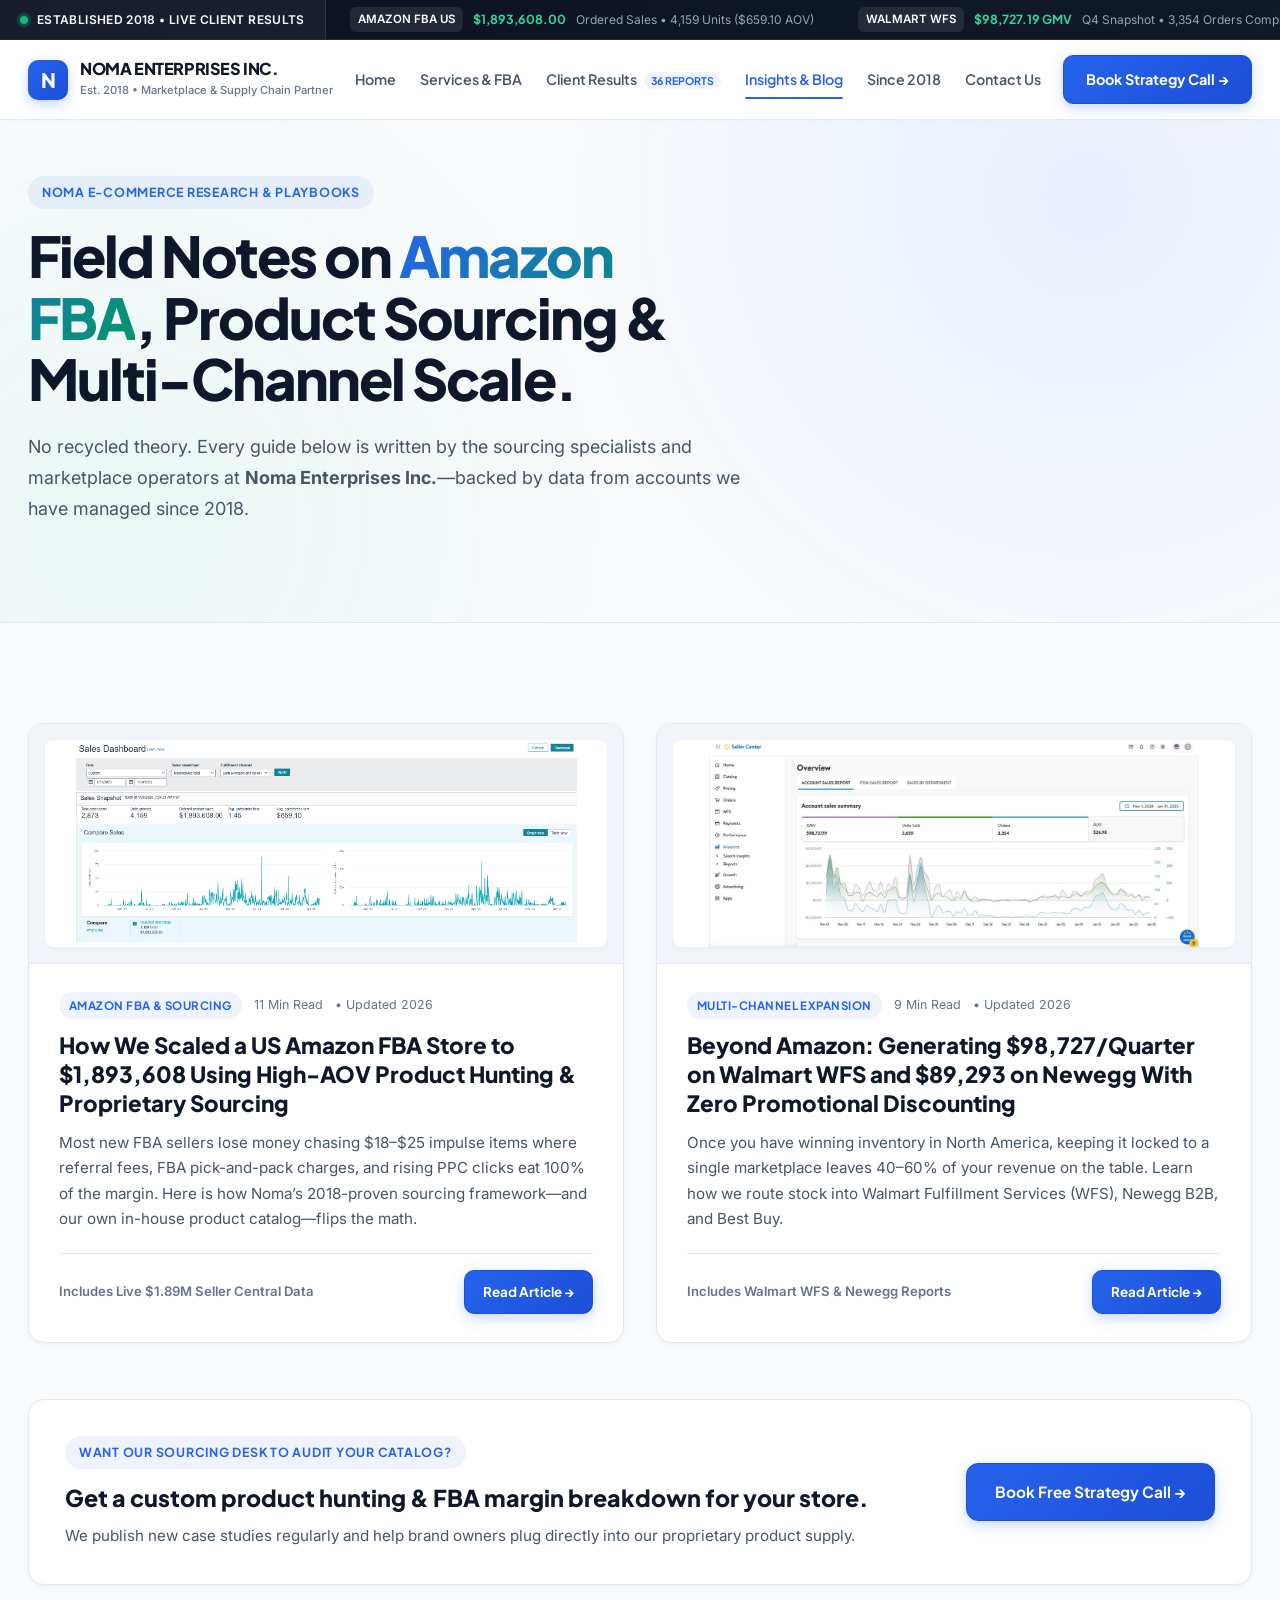
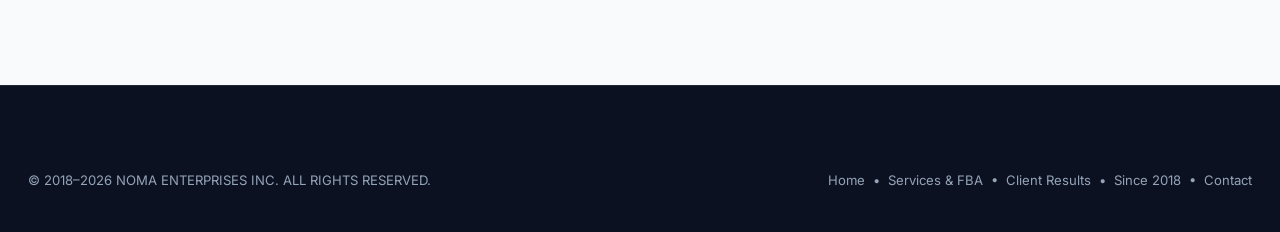
<file: blog.html>
<!DOCTYPE html>
<html lang="en">
<head>
  <meta charset="UTF-8" />
  <meta name="viewport" content="width=device-width, initial-scale=1.0" />
  <title>E-Commerce Blog &amp; Marketplace Playbooks | Noma Enterprises Inc. (Est. 2018)</title>
  <meta name="description" content="Practical e-commerce playbooks, Amazon FBA product hunting guides, wholesale sourcing strategies, and Walmart WFS case studies written by Noma Enterprises Inc. operators." />
  <link rel="canonical" href="https://nomaenterprises.com/blog.html" />
  <link rel="stylesheet" href="styles.css" />
</head>
<body>

  <!-- TOP LIVE SETTLEMENT TICKER BAR -->
  <div class="ledger-topbar">
    <div class="ledger-topbar-badge">
      <span class="status-dot"></span>
      <span>ESTABLISHED 2018 • LIVE CLIENT RESULTS</span>
    </div>
    <div class="ticker-wrap">
      <div class="ticker-track">
        <span class="ticker-item"><span class="ticker-platform">AMAZON FBA US</span> <span class="ticker-val">$1,893,608.00</span> <span class="ticker-meta">Ordered Sales • 4,159 Units ($659.10 AOV)</span></span>
        <span class="ticker-item"><span class="ticker-platform">WALMART WFS</span> <span class="ticker-val">$98,727.19 GMV</span> <span class="ticker-meta">Q4 Snapshot • 3,354 Orders Completed</span></span>
        <span class="ticker-item"><span class="ticker-platform">AMAZON MX</span> <span class="ticker-val">MX$6,247,949.50</span> <span class="ticker-meta">FY 2024 • +76.2% YoY Expansion</span></span>
        <span class="ticker-item"><span class="ticker-platform">NEWEGG US</span> <span class="ticker-val">$89,293.62</span> <span class="ticker-meta">100% Organic Sales • $647.06 AOV</span></span>
        <span class="ticker-item"><span class="ticker-platform">SHOPIFY DTC</span> <span class="ticker-val">$67,884.70</span> <span class="ticker-meta">+59.5K% YoY Growth • +136% Conv. Rate</span></span>
      </div>
    </div>
  </div>

  <!-- SITE HEADER -->
  <header class="site-header">
    <div class="header-inner">
      <a href="index.html" class="brand-logo">
        <div class="brand-mark">N</div>
        <div class="brand-text">
          <span class="brand-name">NOMA ENTERPRISES INC.</span>
          <span class="brand-sub">Est. 2018 • Marketplace &amp; Supply Chain Partner</span>
        </div>
      </a>

      <nav class="main-nav" id="mainNav">
        <a href="index.html" class="nav-link">Home</a>
        <a href="services.html" class="nav-link">Services &amp; FBA</a>
        <a href="portfolio.html" class="nav-link">Client Results <span class="nav-badge">36 REPORTS</span></a>
        <a href="blog.html" class="nav-link active">Insights &amp; Blog</a>
        <a href="about.html" class="nav-link">Since 2018</a>
        <a href="contact.html" class="nav-link">Contact Us</a>
      </nav>

      <div class="header-actions">
        <a href="contact.html" class="btn btn-klein">Book Strategy Call →</a>
        <button class="mobile-menu-btn" id="mobileMenuBtn" aria-label="Toggle Menu">☰</button>
      </div>
    </div>
  </header>

  <!-- BLOG HERO -->
  <section class="hero-section" style="padding: 56px 0 64px;">
    <div class="container">
      <div class="section-index">Noma E-Commerce Research &amp; Playbooks</div>
      <h1 class="hero-title" style="max-width: 18ch;">
        Field Notes on <em>Amazon FBA</em>, Product Sourcing &amp; Multi-Channel Scale.
      </h1>
      <p class="hero-lead" style="max-width: 68ch;">
        No recycled theory. Every guide below is written by the sourcing specialists and marketplace operators at <strong>Noma Enterprises Inc.</strong>—backed by data from accounts we have managed since 2018.
      </p>
    </div>
  </section>

  <!-- FEATURED ARTICLES GRID -->
  <section class="section-pad">
    <div class="container">
      <div class="blog-grid">
        <!-- Article 1 -->
        <article class="blog-card">
          <a href="blog-amazon-fba-product-hunting-sourcing-guide.html" class="blog-card-thumb">
            <img src="assets/portfolio/amazon/amz-us-1893k-2yr.png" alt="Amazon FBA Product Hunting and Sourcing Guide" />
          </a>
          <div class="blog-card-body">
            <div>
              <div class="blog-meta-row">
                <span class="blog-category-badge">Amazon FBA &amp; Sourcing</span>
                <span>11 Min Read</span>
                <span>• Updated 2026</span>
              </div>
              <a href="blog-amazon-fba-product-hunting-sourcing-guide.html">
                <h2 class="blog-card-title">How We Scaled a US Amazon FBA Store to $1,893,608 Using High-AOV Product Hunting &amp; Proprietary Sourcing</h2>
              </a>
              <p class="blog-card-excerpt">
                Most new FBA sellers lose money chasing $18–$25 impulse items where referral fees, FBA pick-and-pack charges, and rising PPC clicks eat 100% of the margin. Here is how Noma’s 2018-proven sourcing framework—and our own in-house product catalog—flips the math.
              </p>
            </div>
            <div style="display:flex; justify-content:space-between; align-items:center; padding-top:16px; border-top:1px solid var(--border-subtle);">
              <span style="font-size:0.82rem; font-weight:600; color:var(--text-muted);">Includes Live $1.89M Seller Central Data</span>
              <a href="blog-amazon-fba-product-hunting-sourcing-guide.html" class="btn btn-klein" style="padding:10px 18px; font-size:0.84rem;">Read Article →</a>
            </div>
          </div>
        </article>

        <!-- Article 2 -->
        <article class="blog-card">
          <a href="blog-walmart-wfs-newegg-multichannel-scaling.html" class="blog-card-thumb">
            <img src="assets/portfolio/walmart/wmt-gmv-98k-q4.jpg" alt="Walmart WFS and Newegg Multi-Channel Scaling Guide" />
          </a>
          <div class="blog-card-body">
            <div>
              <div class="blog-meta-row">
                <span class="blog-category-badge">Multi-Channel Expansion</span>
                <span>9 Min Read</span>
                <span>• Updated 2026</span>
              </div>
              <a href="blog-walmart-wfs-newegg-multichannel-scaling.html">
                <h2 class="blog-card-title">Beyond Amazon: Generating $98,727/Quarter on Walmart WFS and $89,293 on Newegg With Zero Promotional Discounting</h2>
              </a>
              <p class="blog-card-excerpt">
                Once you have winning inventory in North America, keeping it locked to a single marketplace leaves 40–60% of your revenue on the table. Learn how we route stock into Walmart Fulfillment Services (WFS), Newegg B2B, and Best Buy.
              </p>
            </div>
            <div style="display:flex; justify-content:space-between; align-items:center; padding-top:16px; border-top:1px solid var(--border-subtle);">
              <span style="font-size:0.82rem; font-weight:600; color:var(--text-muted);">Includes Walmart WFS &amp; Newegg Reports</span>
              <a href="blog-walmart-wfs-newegg-multichannel-scaling.html" class="btn btn-klein" style="padding:10px 18px; font-size:0.84rem;">Read Article →</a>
            </div>
          </div>
        </article>
      </div>

      <!-- Future Organic Content Architecture Banner -->
      <div style="margin-top: 56px; background: #FFFFFF; border: 1px solid var(--border-subtle); border-radius: var(--radius-md); padding: 36px; display: flex; align-items: center; justify-content: space-between; flex-wrap: wrap; gap: 24px; box-shadow: var(--shadow-sm);">
        <div>
          <div class="section-index" style="margin-bottom: 10px;">Want Our Sourcing Desk to Audit Your Catalog?</div>
          <h3 style="font-family: var(--font-display); font-size: 1.45rem; font-weight: 800; color: var(--text-main);">Get a custom product hunting &amp; FBA margin breakdown for your store.</h3>
          <p style="color: var(--text-body); font-size: 0.95rem; margin-top: 6px;">We publish new case studies regularly and help brand owners plug directly into our proprietary product supply.</p>
        </div>
        <a href="contact.html" class="btn btn-klein btn-lg">Book Free Strategy Call →</a>
      </div>
    </div>
  </section>

  <!-- FOOTER -->
  <footer class="site-footer">
    <div class="container">
      <div class="footer-bottom" style="padding-top:0; border-top:none;">
        <span>© 2018–2026 NOMA ENTERPRISES INC. ALL RIGHTS RESERVED.</span>
        <span><a href="index.html">Home</a> &nbsp;•&nbsp; <a href="services.html">Services &amp; FBA</a> &nbsp;•&nbsp; <a href="portfolio.html">Client Results</a> &nbsp;•&nbsp; <a href="about.html">Since 2018</a> &nbsp;•&nbsp; <a href="contact.html">Contact</a></span>
      </div>
    </div>
  </footer>

  <script src="script.js"></script>
</body>
</html>
</file>
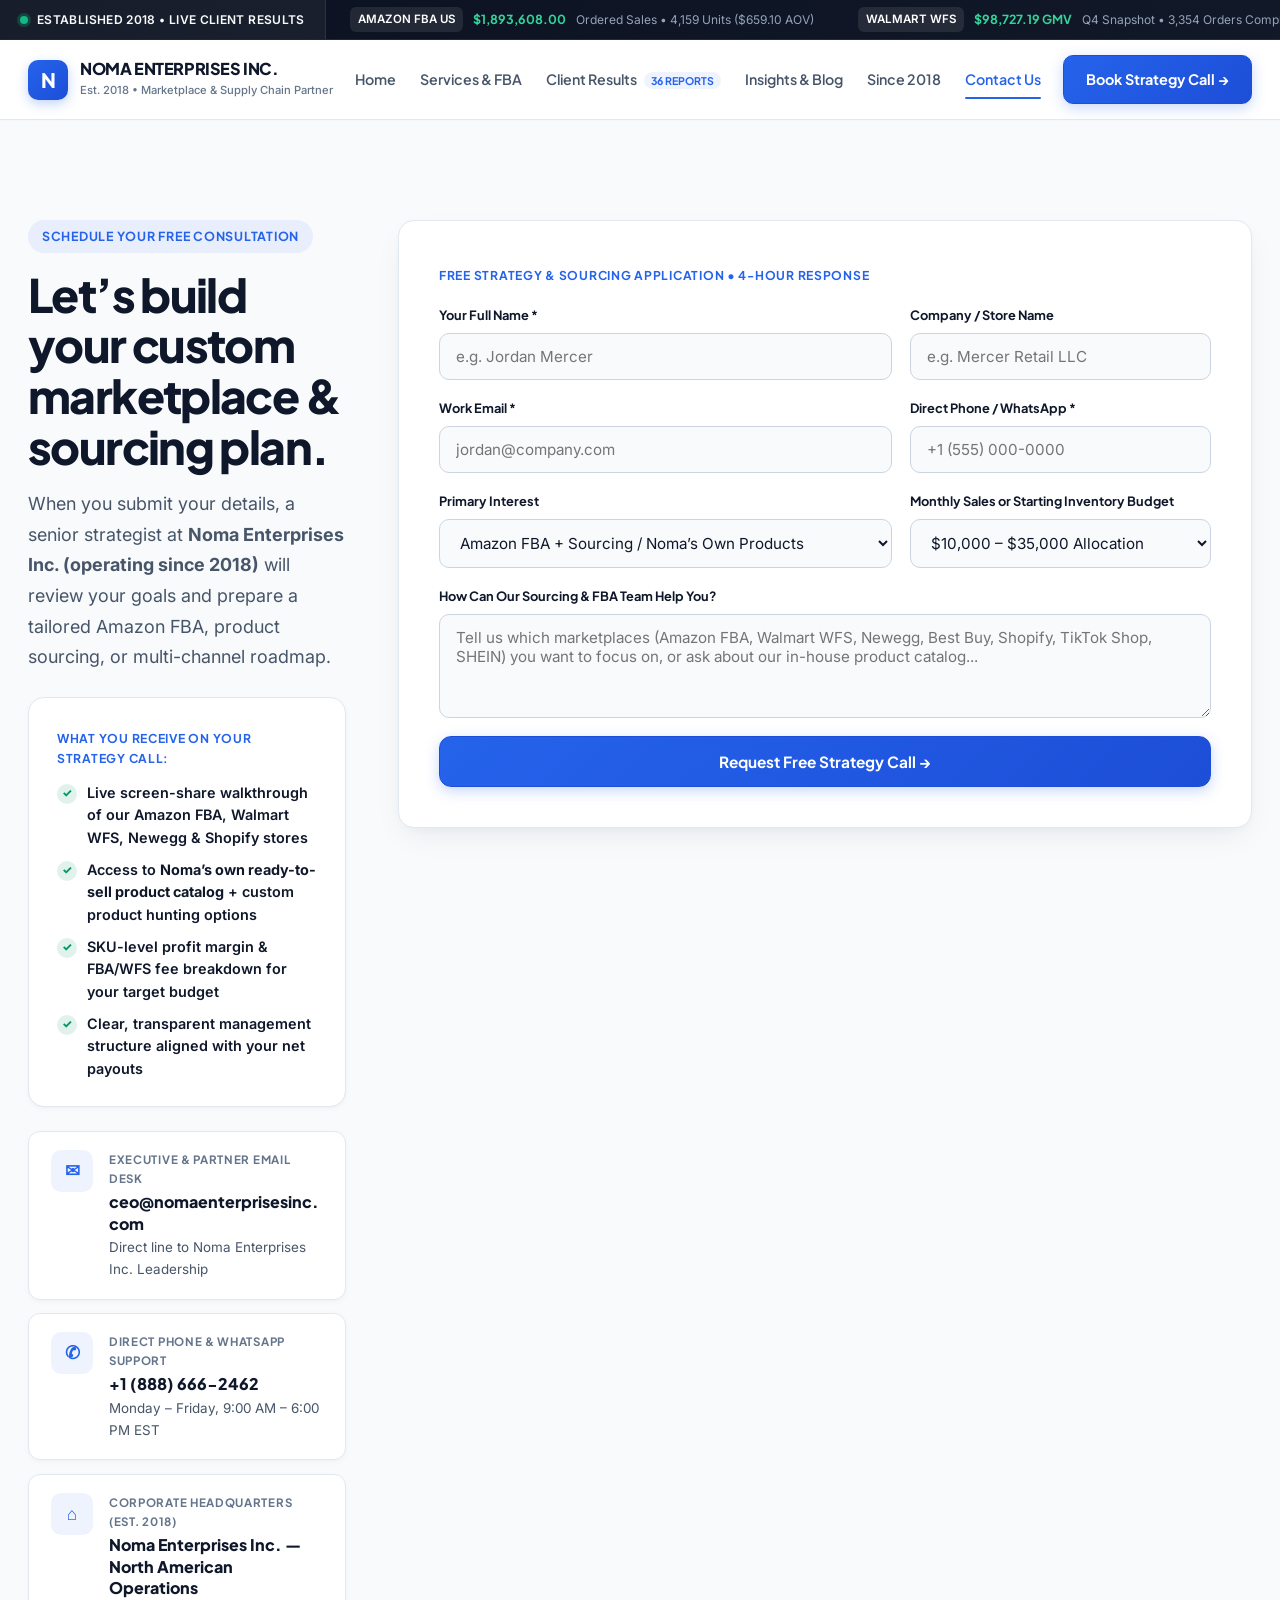
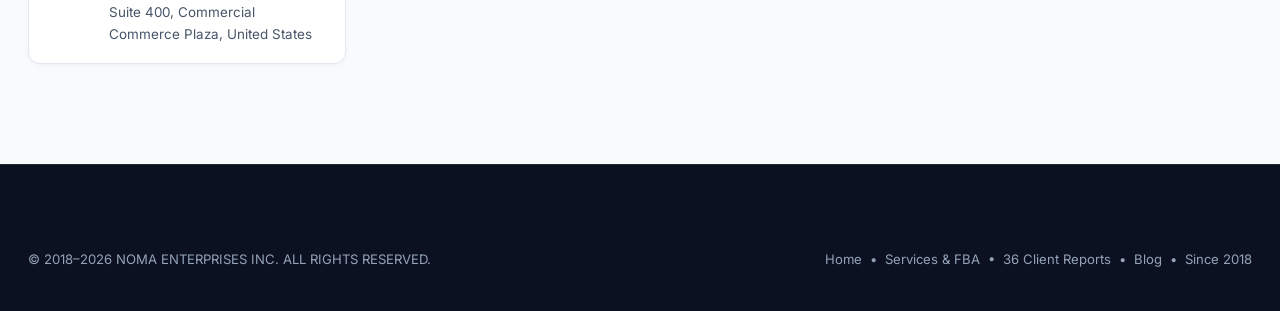
<file: contact.html>
<!DOCTYPE html>
<html lang="en">
<head>
  <meta charset="UTF-8" />
  <meta name="viewport" content="width=device-width, initial-scale=1.0" />
  <title>Contact Us &amp; Free Store Audit | Noma Enterprises Inc. (Est. 2018)</title>
  <meta name="description" content="Schedule a free Amazon FBA, product hunting, sourcing, or multi-marketplace consultation with the senior team at Noma Enterprises Inc." />
  <link rel="canonical" href="https://nomaenterprises.com/contact.html" />
  <link rel="stylesheet" href="styles.css" />
</head>
<body>

  <!-- TOP LIVE SETTLEMENT TICKER BAR -->
  <div class="ledger-topbar">
    <div class="ledger-topbar-badge">
      <span class="status-dot"></span>
      <span>ESTABLISHED 2018 • LIVE CLIENT RESULTS</span>
    </div>
    <div class="ticker-wrap">
      <div class="ticker-track">
        <span class="ticker-item"><span class="ticker-platform">AMAZON FBA US</span> <span class="ticker-val">$1,893,608.00</span> <span class="ticker-meta">Ordered Sales • 4,159 Units ($659.10 AOV)</span></span>
        <span class="ticker-item"><span class="ticker-platform">WALMART WFS</span> <span class="ticker-val">$98,727.19 GMV</span> <span class="ticker-meta">Q4 Snapshot • 3,354 Orders Completed</span></span>
        <span class="ticker-item"><span class="ticker-platform">AMAZON MX</span> <span class="ticker-val">MX$6,247,949.50</span> <span class="ticker-meta">FY 2024 • +76.2% YoY Expansion</span></span>
        <span class="ticker-item"><span class="ticker-platform">NEWEGG US</span> <span class="ticker-val">$89,293.62</span> <span class="ticker-meta">100% Organic Sales • $647.06 AOV</span></span>
        <span class="ticker-item"><span class="ticker-platform">SHOPIFY DTC</span> <span class="ticker-val">$67,884.70</span> <span class="ticker-meta">+59.5K% YoY Growth • +136% Conv. Rate</span></span>
      </div>
    </div>
  </div>

  <!-- SITE HEADER -->
  <header class="site-header">
    <div class="header-inner">
      <a href="index.html" class="brand-logo">
        <div class="brand-mark">N</div>
        <div class="brand-text">
          <span class="brand-name">NOMA ENTERPRISES INC.</span>
          <span class="brand-sub">Est. 2018 • Marketplace &amp; Supply Chain Partner</span>
        </div>
      </a>

      <nav class="main-nav" id="mainNav">
        <a href="index.html" class="nav-link">Home</a>
        <a href="services.html" class="nav-link">Services &amp; FBA</a>
        <a href="portfolio.html" class="nav-link">Client Results <span class="nav-badge">36 REPORTS</span></a>
        <a href="blog.html" class="nav-link">Insights &amp; Blog</a>
        <a href="about.html" class="nav-link">Since 2018</a>
        <a href="contact.html" class="nav-link active">Contact Us</a>
      </nav>

      <div class="header-actions">
        <a href="contact.html" class="btn btn-klein">Book Strategy Call →</a>
        <button class="mobile-menu-btn" id="mobileMenuBtn" aria-label="Toggle Menu">☰</button>
      </div>
    </div>
  </header>

  <!-- CONTACT & AUDIT INTAKE SECTION -->
  <section class="section-pad">
    <div class="container">
      <div class="contact-split-grid">
        <!-- Left Column: Consultation Details & Clean Contact Cards -->
        <div>
          <div class="section-index">Schedule Your Free Consultation</div>
          <h1 class="hero-title" style="font-size: clamp(2.2rem, 3.6vw, 3.2rem); margin-bottom: 18px;">
            Let’s build your custom marketplace &amp; sourcing plan.
          </h1>
          <p class="hero-lead" style="margin-bottom: 24px;">
            When you submit your details, a senior strategist at <strong>Noma Enterprises Inc. (operating since 2018)</strong> will review your goals and prepare a tailored Amazon FBA, product sourcing, or multi-channel roadmap.
          </p>

          <div style="background: #FFFFFF; border: 1px solid var(--border-subtle); padding: 26px 28px; border-radius: var(--radius-md); box-shadow: var(--shadow-sm);">
            <div class="mono-tag" style="color: var(--brand-primary); margin-bottom: 14px;">What You Receive On Your Strategy Call:</div>
            <ul class="service-deliverables" style="border-top: none; padding-top: 0;">
              <li>Live screen-share walkthrough of our Amazon FBA, Walmart WFS, Newegg &amp; Shopify stores</li>
              <li>Access to <strong>Noma’s own ready-to-sell product catalog</strong> + custom product hunting options</li>
              <li>SKU-level profit margin &amp; FBA/WFS fee breakdown for your target budget</li>
              <li>Clear, transparent management structure aligned with your net payouts</li>
            </ul>
          </div>

          <!-- Clean, Non-Wrapping Contact Info Cards -->
          <div class="contact-info-cards">
            <div class="contact-info-card">
              <div class="contact-info-icon">✉</div>
              <div>
                <div class="contact-info-label">Executive &amp; Partner Email Desk</div>
                <div class="contact-info-value"><a href="mailto:ceo@nomaenterprisesinc.com">ceo@nomaenterprisesinc.com</a></div>
                <div class="contact-info-sub">Direct line to Noma Enterprises Inc. Leadership</div>
              </div>
            </div>

            <div class="contact-info-card">
              <div class="contact-info-icon">✆</div>
              <div>
                <div class="contact-info-label">Direct Phone &amp; WhatsApp Support</div>
                <div class="contact-info-value">+1 (888) 666-2462</div>
                <div class="contact-info-sub">Monday – Friday, 9:00 AM – 6:00 PM EST</div>
              </div>
            </div>

            <div class="contact-info-card">
              <div class="contact-info-icon">⌂</div>
              <div>
                <div class="contact-info-label">Corporate Headquarters (Est. 2018)</div>
                <div class="contact-info-value">Noma Enterprises Inc. — North American Operations</div>
                <div class="contact-info-sub">Suite 400, Commercial Commerce Plaza, United States</div>
              </div>
            </div>
          </div>
        </div>

        <!-- Right Column: Clean Executive Intake Form -->
        <div style="background: #FFFFFF; border: 1px solid var(--border-subtle); padding: 40px; border-radius: var(--radius-md); box-shadow: var(--shadow-md);">
          <div class="mono-tag" style="color: var(--brand-primary); margin-bottom: 20px;">Free Strategy &amp; Sourcing Application • 4-Hour Response</div>
          <form class="noma-audit-form" action="https://formsubmit.co/ceo@nomaenterprisesinc.com" method="POST">
            <input type="hidden" name="_subject" value="New Strategy Call & Store Audit Application — Noma Enterprises Inc." />
            <input type="hidden" name="_template" value="table" />
            <input type="hidden" name="_captcha" value="false" />
            <input type="text" name="_honey" style="display:none" />
            <div class="form-grid">
              <div class="form-group">
                <label class="form-label">Your Full Name *</label>
                <input type="text" name="Full_Name" class="form-input" placeholder="e.g. Jordan Mercer" required />
              </div>
              <div class="form-group">
                <label class="form-label">Company / Store Name</label>
                <input type="text" name="Company_Name" class="form-input" placeholder="e.g. Mercer Retail LLC" />
              </div>
              <div class="form-group">
                <label class="form-label">Work Email *</label>
                <input type="email" name="Email" class="form-input" placeholder="jordan@company.com" required />
              </div>
              <div class="form-group">
                <label class="form-label">Direct Phone / WhatsApp *</label>
                <input type="tel" name="Phone_WhatsApp" class="form-input" placeholder="+1 (555) 000-0000" required />
              </div>
              <div class="form-group">
                <label class="form-label">Primary Interest</label>
                <select name="Service_Interest" class="form-select">
                  <option value="Amazon FBA + Sourcing / Noma's Own Products">Amazon FBA + Sourcing / Noma’s Own Products</option>
                  <option value="Scale Existing Brand & Lower Ad Spend">Scale Existing Brand &amp; Lower Ad Spend</option>
                  <option value="Product Hunting & Private Label Launch">Product Hunting &amp; Private Label Launch</option>
                  <option value="Multi-Channel Expansion (Walmart / Newegg / Best Buy)">Multi-Channel Expansion (Walmart / Newegg / Best Buy)</option>
                </select>
              </div>
              <div class="form-group">
                <label class="form-label">Monthly Sales or Starting Inventory Budget</label>
                <select name="Budget_Allocation" class="form-select">
                  <option value="$10,000 – $35,000 Allocation">$10,000 – $35,000 Allocation</option>
                  <option value="$35,000 – $100,000 Allocation">$35,000 – $100,000 Allocation</option>
                  <option value="$100,000 – $500,000+ Enterprise">$100,000 – $500,000+ Enterprise</option>
                </select>
              </div>
              <div class="form-group full">
                <label class="form-label">How Can Our Sourcing &amp; FBA Team Help You?</label>
                <textarea name="Project_Details" class="form-textarea" rows="4" placeholder="Tell us which marketplaces (Amazon FBA, Walmart WFS, Newegg, Best Buy, Shopify, TikTok Shop, SHEIN) you want to focus on, or ask about our in-house product catalog..." required></textarea>
              </div>
              <div class="form-group full">
                <button type="submit" class="btn btn-klein btn-lg" style="width: 100%;">Request Free Strategy Call →</button>
              </div>
            </div>
            <div class="form-status-msg" style="display:none; margin-top:16px; padding:14px 18px; border-radius:10px; font-weight:600; font-size:0.9rem;"></div>
          </form>
        </div>
      </div>
    </div>
  </section>

  <!-- FOOTER -->
  <footer class="site-footer">
    <div class="container">
      <div class="footer-bottom" style="padding-top:0; border-top:none;">
        <span>© 2018–2026 NOMA ENTERPRISES INC. ALL RIGHTS RESERVED.</span>
        <span><a href="index.html">Home</a> &nbsp;•&nbsp; <a href="services.html">Services &amp; FBA</a> &nbsp;•&nbsp; <a href="portfolio.html">36 Client Reports</a> &nbsp;•&nbsp; <a href="blog.html">Blog</a> &nbsp;•&nbsp; <a href="about.html">Since 2018</a></span>
      </div>
    </div>
  </footer>

  <script src="script.js"></script>
</body>
</html>
</file>
<file: styles.css>
/* ============================================================================
   NOMA ENTERPRISES INC. — MODERN EXECUTIVE FINTECH & COMMERCE DESIGN SYSTEM
   Typography: Plus Jakarta Sans + Inter (Zero old-style serif, ultra-clean)
   Aesthetic: Crisp Daylight Alabaster (#F8FAFC), Deep Executive Navy (#0B1120),
              Royal Blue (#2563EB), & Emerald Growth (#059669)
   ============================================================================ */

@import url('https://fonts.googleapis.com/css2?family=Inter:wght@400;500;600;700&family=Plus+Jakarta+Sans:wght@500;600;700;800&display=swap');

:root {
  /* Clean Executive Light Surfaces */
  --bg-page: #F8FAFC;
  --bg-subtle: #F1F5F9;
  --bg-card: #FFFFFF;
  --border-subtle: #E2E8F0;
  --border-strong: #CBD5E1;

  /* Deep Executive Navy Surfaces */
  --bg-navy: #0B1120;
  --bg-navy-elevated: #111827;
  --bg-navy-card: #1E293B;
  --border-navy: rgba(255, 255, 255, 0.09);
  --border-navy-strong: rgba(255, 255, 255, 0.16);

  /* Crisp Typography Colors */
  --text-main: #0F172A;
  --text-body: #475569;
  --text-muted: #64748B;
  --text-white: #FFFFFF;
  --text-on-navy: #CBD5E1;
  --text-on-navy-muted: #94A3B8;

  /* Brand & Financial Accents */
  --brand-primary: #2563EB;
  --brand-primary-hover: #1D4ED8;
  --brand-primary-soft: rgba(37, 99, 235, 0.08);
  --brand-emerald: #059669;
  --brand-emerald-bright: #10B981;
  --brand-emerald-soft: rgba(16, 185, 129, 0.12);
  --brand-amber: #D97706;

  /* Modern Sans-Serif Font Stack (Clean, Corporate, Attractive) */
  --font-display: 'Plus Jakarta Sans', -apple-system, BlinkMacSystemFont, 'Segoe UI', sans-serif;
  --font-sans: 'Inter', -apple-system, BlinkMacSystemFont, 'Segoe UI', sans-serif;
  --font-num: 'Plus Jakarta Sans', sans-serif;

  /* Alias legacy variables so any inline styles look clean */
  --font-serif: var(--font-display);
  --font-mono: var(--font-sans);
  --bg-paper: var(--bg-page);
  --bg-paper-elevated: var(--bg-subtle);
  --bg-card-light: var(--bg-card);
  --border-light: var(--border-subtle);
  --border-light-strong: var(--border-strong);
  --bg-obsidian: var(--bg-navy);
  --bg-obsidian-elevated: var(--bg-navy-elevated);
  --bg-obsidian-card: var(--bg-navy-card);
  --border-dark: var(--border-navy);
  --border-dark-strong: var(--border-navy-strong);
  --ink-primary: var(--text-main);
  --ink-secondary: var(--text-body);
  --ink-muted: var(--text-muted);
  --ink-on-dark: var(--text-white);
  --ink-on-dark-secondary: var(--text-on-navy);
  --ink-on-dark-muted: var(--text-on-navy-muted);
  --accent-klein: var(--brand-primary);
  --accent-copper: var(--brand-primary);
  --accent-copper-light: #60A5FA;
  --accent-emerald: var(--brand-emerald);
  --accent-emerald-bright: var(--brand-emerald-bright);

  /* Layout & Soft Radii */
  --container-max: 1320px;
  --header-height: 80px;
  --radius-xs: 8px;
  --radius-sm: 12px;
  --radius-md: 16px;
  --radius-lg: 24px;
  --radius-pill: 9999px;

  /* Refined Shadows */
  --shadow-sm: 0 2px 8px -2px rgba(15, 23, 42, 0.05), 0 1px 3px -1px rgba(15, 23, 42, 0.04);
  --shadow-md: 0 12px 32px -8px rgba(15, 23, 42, 0.08), 0 4px 12px -4px rgba(15, 23, 42, 0.04);
  --shadow-lg: 0 24px 48px -12px rgba(15, 23, 42, 0.14);
  --shadow-blue: 0 10px 25px -5px rgba(37, 99, 235, 0.35);

  --ease-out: cubic-bezier(0.16, 1, 0.3, 1);
}

/* Reset & Base */
*, *::before, *::after {
  box-sizing: border-box;
  margin: 0;
  padding: 0;
}

html {
  scroll-behavior: smooth;
  font-size: 16px;
  -webkit-font-smoothing: antialiased;
  -moz-osx-font-smoothing: grayscale;
}

body {
  font-family: var(--font-sans);
  background-color: var(--bg-page);
  color: var(--text-main);
  line-height: 1.65;
  overflow-x: hidden;
}

::selection {
  background: var(--brand-primary);
  color: #FFFFFF;
}

img {
  max-width: 100%;
  height: auto;
  display: block;
}

a {
  color: inherit;
  text-decoration: none;
  transition: all 0.2s ease;
}

button, input, select, textarea {
  font-family: inherit;
  font-size: inherit;
  color: inherit;
  background: none;
  border: none;
}

button {
  cursor: pointer;
}

/* ============================================================================
   CLEAN TYPOGRAPHY & SECTION HEADERS
   ============================================================================ */

.container {
  max-width: var(--container-max);
  margin: 0 auto;
  padding: 0 28px;
}

@media (max-width: 768px) {
  .container {
    padding: 0 20px;
  }
}

.mono-tag {
  font-family: var(--font-display);
  font-size: 0.76rem;
  font-weight: 700;
  text-transform: uppercase;
  letter-spacing: 0.06em;
  display: inline-flex;
  align-items: center;
  gap: 8px;
}

.mono-num {
  font-family: var(--font-display);
  font-variant-numeric: tabular-nums;
  font-weight: 700;
}

.serif-italic {
  font-family: var(--font-display);
  font-style: normal;
  font-weight: 800;
  background: linear-gradient(135deg, #60A5FA 0%, #34D399 100%);
  -webkit-background-clip: text;
  -webkit-text-fill-color: transparent;
}

.section-index {
  font-family: var(--font-display);
  font-size: 0.78rem;
  font-weight: 700;
  letter-spacing: 0.06em;
  text-transform: uppercase;
  color: var(--brand-primary);
  background: var(--brand-primary-soft);
  padding: 6px 14px;
  border-radius: var(--radius-pill);
  display: inline-flex;
  align-items: center;
  gap: 8px;
  margin-bottom: 16px;
}

.theme-dark .section-index {
  color: #60A5FA;
  background: rgba(59, 130, 246, 0.14);
  border: 1px solid rgba(96, 165, 250, 0.25);
}

.section-title {
  font-family: var(--font-display);
  font-size: clamp(2.1rem, 3.6vw, 3.1rem);
  font-weight: 800;
  line-height: 1.15;
  letter-spacing: -0.03em;
  color: var(--text-main);
}

.theme-dark .section-title {
  color: #FFFFFF;
}

.section-subtitle {
  font-size: 1.05rem;
  color: var(--text-body);
  max-width: 58ch;
  line-height: 1.7;
  font-weight: 400;
}

.theme-dark .section-subtitle {
  color: var(--text-on-navy);
}

/* ============================================================================
   TOP ANNOUNCEMENT & LIVE RESULTS TICKER
   ============================================================================ */

.ledger-topbar {
  background: linear-gradient(90deg, #0B1120 0%, #111827 100%);
  color: var(--text-white);
  border-bottom: 1px solid var(--border-navy);
  font-family: var(--font-sans);
  font-size: 0.78rem;
  height: 40px;
  display: flex;
  align-items: center;
  overflow: hidden;
  position: relative;
  z-index: 1001;
}

.ledger-topbar-badge {
  background: rgba(255, 255, 255, 0.05);
  padding: 0 20px;
  height: 100%;
  display: flex;
  align-items: center;
  gap: 9px;
  border-right: 1px solid var(--border-navy);
  white-space: nowrap;
  z-index: 2;
  font-weight: 600;
  font-size: 0.75rem;
  letter-spacing: 0.03em;
  color: #F8FAFC;
}

.status-dot {
  width: 8px;
  height: 8px;
  border-radius: 50%;
  background-color: var(--brand-emerald-bright);
  box-shadow: 0 0 0 3px rgba(16, 185, 129, 0.25);
  animation: pulseDot 2.2s infinite ease-in-out;
}

@keyframes pulseDot {
  0%, 100% { opacity: 1; transform: scale(1); }
  50% { opacity: 0.6; transform: scale(0.92); }
}

.ticker-wrap {
  flex: 1;
  overflow: hidden;
  position: relative;
}

.ticker-track {
  display: flex;
  align-items: center;
  gap: 44px;
  width: max-content;
  animation: tickerScroll 48s linear infinite;
  padding-left: 24px;
}

.ticker-track:hover {
  animation-play-state: paused;
}

@keyframes tickerScroll {
  0% { transform: translateX(0); }
  100% { transform: translateX(-50%); }
}

.ticker-item {
  display: inline-flex;
  align-items: center;
  gap: 10px;
  white-space: nowrap;
  color: var(--text-on-navy);
}

.ticker-platform {
  color: #FFFFFF;
  font-weight: 600;
  font-size: 0.72rem;
  padding: 3px 8px;
  background: rgba(255, 255, 255, 0.09);
  border-radius: 6px;
}

.ticker-val {
  color: #34D399;
  font-weight: 700;
  font-family: var(--font-display);
}

.ticker-meta {
  color: var(--text-on-navy-muted);
  font-size: 0.75rem;
}

/* ============================================================================
   NAVIGATION HEADER
   ============================================================================ */

.site-header {
  position: sticky;
  top: 0;
  z-index: 1000;
  height: var(--header-height);
  background: rgba(255, 255, 255, 0.88);
  backdrop-filter: blur(16px);
  -webkit-backdrop-filter: blur(16px);
  border-bottom: 1px solid var(--border-subtle);
  box-shadow: 0 1px 3px rgba(15, 23, 42, 0.02);
}

.header-inner {
  max-width: var(--container-max);
  margin: 0 auto;
  padding: 0 28px;
  height: 100%;
  display: flex;
  align-items: center;
  justify-content: space-between;
  gap: 20px;
}

.brand-logo {
  display: flex;
  align-items: center;
  gap: 12px;
  flex-shrink: 0;
}

.brand-mark {
  width: 40px;
  height: 40px;
  background: linear-gradient(135deg, #2563EB 0%, #1D4ED8 100%);
  color: #FFFFFF;
  display: grid;
  place-items: center;
  font-family: var(--font-display);
  font-weight: 800;
  font-size: 1.25rem;
  border-radius: 10px;
  box-shadow: 0 4px 12px rgba(37, 99, 235, 0.28);
  flex-shrink: 0;
}

.brand-text {
  display: flex;
  flex-direction: column;
  white-space: nowrap;
}

.brand-name {
  font-family: var(--font-display);
  font-weight: 800;
  font-size: 1.02rem;
  letter-spacing: -0.025em;
  line-height: 1.15;
  color: var(--text-main);
}

.brand-sub {
  font-family: var(--font-sans);
  font-size: 0.7rem;
  font-weight: 500;
  color: var(--text-muted);
  margin-top: 2px;
}

.main-nav {
  display: flex;
  align-items: center;
  justify-content: center;
  gap: 24px;
  flex: 1;
}

.nav-link {
  font-family: var(--font-display);
  font-size: 0.89rem;
  font-weight: 600;
  color: var(--text-body);
  position: relative;
  padding: 8px 0;
  white-space: nowrap;
}

.nav-link:hover,
.nav-link.active {
  color: var(--brand-primary);
}

.nav-link.active::after {
  content: "";
  position: absolute;
  left: 0;
  right: 0;
  bottom: 0;
  height: 2.5px;
  border-radius: 2px;
  background: var(--brand-primary);
}

.nav-badge {
  font-family: var(--font-display);
  font-size: 0.66rem;
  background: var(--brand-primary-soft);
  color: var(--brand-primary);
  padding: 2px 7px;
  border-radius: var(--radius-pill);
  margin-left: 5px;
  font-weight: 700;
  vertical-align: middle;
}

.header-actions {
  display: flex;
  align-items: center;
  gap: 10px;
  flex-shrink: 0;
}

/* Polished Modern Buttons */
.btn {
  display: inline-flex;
  align-items: center;
  justify-content: center;
  gap: 10px;
  padding: 12px 22px;
  font-family: var(--font-display);
  font-size: 0.9rem;
  font-weight: 700;
  border-radius: 10px;
  transition: all 0.22s var(--ease-out);
  white-space: nowrap;
}

.btn-primary {
  background: var(--bg-navy);
  color: #FFFFFF;
  border: 1px solid var(--bg-navy);
}

.btn-primary:hover {
  background: var(--brand-primary);
  border-color: var(--brand-primary);
  transform: translateY(-1px);
  box-shadow: var(--shadow-blue);
}

.btn-klein {
  background: linear-gradient(135deg, #2563EB 0%, #1D4ED8 100%);
  color: #FFFFFF;
  border: 1px solid #1D4ED8;
  box-shadow: 0 4px 14px rgba(37, 99, 235, 0.25);
}

.btn-klein:hover {
  background: linear-gradient(135deg, #1D4ED8 0%, #1E40AF 100%);
  transform: translateY(-2px);
  box-shadow: var(--shadow-blue);
}

.btn-outline {
  background: #FFFFFF;
  color: var(--text-main);
  border: 1px solid var(--border-strong);
  box-shadow: var(--shadow-sm);
}

.btn-outline:hover {
  border-color: var(--brand-primary);
  color: var(--brand-primary);
  transform: translateY(-1px);
}

.btn-outline-dark {
  background: rgba(255, 255, 255, 0.05);
  color: #FFFFFF;
  border: 1px solid var(--border-navy-strong);
}

.btn-outline-dark:hover {
  border-color: #60A5FA;
  background: rgba(255, 255, 255, 0.1);
}

.btn-lg {
  padding: 15px 28px;
  font-size: 0.96rem;
  border-radius: 12px;
}

.mobile-menu-btn {
  display: none;
  width: 42px;
  height: 42px;
  border: 1px solid var(--border-strong);
  border-radius: 10px;
  align-items: center;
  justify-content: center;
  background: #fff;
}

@media (max-width: 1024px) {
  .main-nav {
    display: none;
  }
  .main-nav.open {
    display: flex;
    flex-direction: column;
    position: absolute;
    top: var(--header-height);
    left: 0;
    right: 0;
    background: #FFFFFF;
    border-bottom: 1px solid var(--border-strong);
    padding: 24px 28px;
    gap: 16px;
    align-items: flex-start;
    box-shadow: var(--shadow-lg);
  }
  .mobile-menu-btn {
    display: inline-flex;
  }
}

/* ============================================================================
   HERO SECTION — MODERN EXECUTIVE + POLISHED DASHBOARD SHOWCASE
   ============================================================================ */

.hero-section {
  padding: 72px 0 92px;
  background: radial-gradient(circle at 85% 15%, rgba(37, 99, 235, 0.07) 0%, transparent 45%),
              radial-gradient(circle at 10% 80%, rgba(16, 185, 129, 0.05) 0%, transparent 40%),
              var(--bg-page);
  border-bottom: 1px solid var(--border-subtle);
  position: relative;
}

.hero-grid {
  display: grid;
  grid-template-columns: 1.05fr 0.95fr;
  gap: 56px;
  align-items: center;
}

@media (max-width: 1080px) {
  .hero-grid {
    grid-template-columns: 1fr;
    gap: 48px;
  }
}

.hero-eyebrow {
  display: inline-flex;
  align-items: center;
  gap: 10px;
  padding: 6px 14px 6px 8px;
  background: #FFFFFF;
  border: 1px solid var(--border-strong);
  border-radius: var(--radius-pill);
  margin-bottom: 24px;
  font-family: var(--font-display);
  font-size: 0.78rem;
  font-weight: 700;
  color: var(--text-main);
  box-shadow: var(--shadow-sm);
}

.hero-eyebrow span.code-pill {
  background: var(--brand-primary);
  color: #FFFFFF;
  padding: 3px 10px;
  border-radius: var(--radius-pill);
  font-size: 0.7rem;
  font-weight: 700;
}

.hero-title {
  font-family: var(--font-display);
  font-size: clamp(2.5rem, 4.4vw, 3.85rem);
  font-weight: 800;
  line-height: 1.1;
  letter-spacing: -0.035em;
  color: var(--text-main);
  margin-bottom: 22px;
}

.hero-title em {
  font-style: normal;
  background: linear-gradient(135deg, #2563EB 0%, #059669 100%);
  -webkit-background-clip: text;
  -webkit-text-fill-color: transparent;
}

.hero-lead {
  font-size: 1.125rem;
  color: var(--text-body);
  line-height: 1.7;
  max-width: 56ch;
  margin-bottom: 34px;
}

.hero-cta-row {
  display: flex;
  flex-wrap: wrap;
  align-items: center;
  gap: 14px;
  margin-bottom: 42px;
}

/* Clean Rounded KPI Cards inside Hero */
.hero-kpi-grid {
  display: grid;
  grid-template-columns: repeat(3, 1fr);
  gap: 14px;
}

@media (max-width: 560px) {
  .hero-kpi-grid {
    grid-template-columns: 1fr;
  }
}

.hero-kpi-cell {
  padding: 18px 20px;
  background: #FFFFFF;
  border: 1px solid var(--border-subtle);
  border-radius: var(--radius-sm);
  box-shadow: var(--shadow-sm);
}

.hero-kpi-num {
  font-family: var(--font-display);
  font-size: clamp(1.4rem, 2.1vw, 1.8rem);
  font-weight: 800;
  color: var(--text-main);
  letter-spacing: -0.03em;
  line-height: 1.15;
}

.hero-kpi-label {
  font-size: 0.8rem;
  color: var(--text-muted);
  margin-top: 5px;
  font-weight: 500;
}

/* Hero Right: Interactive Executive Proof Console */
.proof-console {
  background: var(--bg-navy);
  color: #FFFFFF;
  border-radius: var(--radius-lg);
  border: 1px solid rgba(255, 255, 255, 0.12);
  box-shadow: 0 32px 64px -16px rgba(11, 17, 32, 0.32);
  overflow: hidden;
}

.console-topbar {
  display: flex;
  align-items: center;
  justify-content: space-between;
  padding: 14px 20px;
  background: rgba(255, 255, 255, 0.03);
  border-bottom: 1px solid var(--border-navy);
}

.console-dots {
  display: flex;
  align-items: center;
  gap: 7px;
}

.console-dots span {
  width: 10px;
  height: 10px;
  border-radius: 50%;
}

.console-dots span:nth-child(1) { background: #F87171; }
.console-dots span:nth-child(2) { background: #FBBF24; }
.console-dots span:nth-child(3) { background: #34D399; }

.console-title {
  font-family: var(--font-display);
  font-size: 0.76rem;
  font-weight: 700;
  color: var(--text-on-navy);
  letter-spacing: 0.03em;
}

.console-verified-tag {
  font-family: var(--font-display);
  font-size: 0.7rem;
  font-weight: 700;
  color: #34D399;
  background: rgba(16, 185, 129, 0.14);
  padding: 4px 10px;
  border-radius: var(--radius-pill);
  border: 1px solid rgba(52, 211, 153, 0.3);
}

.console-tabs {
  display: flex;
  gap: 6px;
  padding: 10px 16px;
  border-bottom: 1px solid var(--border-navy);
  background: #0F172A;
  overflow-x: auto;
}

.console-tab {
  padding: 8px 14px;
  font-family: var(--font-display);
  font-size: 0.76rem;
  font-weight: 700;
  color: var(--text-on-navy-muted);
  border-radius: 8px;
  white-space: nowrap;
  transition: all 0.18s ease;
}

.console-tab:hover {
  color: #FFFFFF;
  background: rgba(255, 255, 255, 0.06);
}

.console-tab.active {
  color: #FFFFFF;
  background: var(--brand-primary);
  box-shadow: 0 4px 12px rgba(37, 99, 235, 0.35);
}

.console-body {
  padding: 22px;
}

.console-metrics-bar {
  display: grid;
  grid-template-columns: repeat(3, 1fr);
  gap: 12px;
  margin-bottom: 18px;
}

.console-metric-box {
  background: rgba(255, 255, 255, 0.04);
  border: 1px solid var(--border-navy);
  padding: 14px 16px;
  border-radius: var(--radius-sm);
}

.console-metric-label {
  font-size: 0.72rem;
  font-weight: 500;
  color: var(--text-on-navy-muted);
}

.console-metric-val {
  font-family: var(--font-display);
  font-size: 1.25rem;
  font-weight: 800;
  color: #FFFFFF;
  margin-top: 4px;
}

.console-metric-val.emerald {
  color: #34D399;
}

/* Framed Dashboard Preview Container so raw screenshots look sleek & intentional */
.console-screenshot-frame {
  position: relative;
  border-radius: var(--radius-sm);
  overflow: hidden;
  border: 1px solid rgba(255, 255, 255, 0.15);
  background: #F8FAFC;
  padding: 10px;
  cursor: zoom-in;
  box-shadow: inset 0 2px 6px rgba(15, 23, 42, 0.06);
}

.console-screenshot-frame img {
  width: 100%;
  height: 265px;
  object-fit: contain;
  object-position: center;
  background: #FFFFFF;
  border-radius: 6px;
  transition: transform 0.35s var(--ease-out);
}

.console-screenshot-frame:hover img {
  transform: scale(1.015);
}

.console-zoom-hint {
  position: absolute;
  bottom: 16px;
  right: 16px;
  background: rgba(15, 23, 42, 0.88);
  color: #fff;
  font-family: var(--font-display);
  font-size: 0.74rem;
  font-weight: 600;
  padding: 7px 14px;
  border-radius: var(--radius-pill);
  border: 1px solid rgba(255, 255, 255, 0.18);
  display: flex;
  align-items: center;
  gap: 6px;
  backdrop-filter: blur(8px);
}

.console-footer {
  margin-top: 16px;
  display: flex;
  align-items: center;
  justify-content: space-between;
  font-size: 0.76rem;
  font-weight: 500;
  color: var(--text-on-navy-muted);
}

/* ============================================================================
   7-MARKETPLACE ECOSYSTEM BAR
   ============================================================================ */

.ecosystem-bar {
  background: #FFFFFF;
  border-bottom: 1px solid var(--border-subtle);
  padding: 26px 0;
}

.ecosystem-inner {
  display: flex;
  align-items: center;
  justify-content: space-between;
  gap: 24px;
  flex-wrap: wrap;
}

.ecosystem-label {
  font-family: var(--font-display);
  font-size: 0.82rem;
  color: var(--text-muted);
  font-weight: 700;
}

.ecosystem-pills {
  display: flex;
  flex-wrap: wrap;
  gap: 10px;
  align-items: center;
}

.platform-chip {
  display: inline-flex;
  align-items: center;
  gap: 9px;
  padding: 9px 16px;
  background: var(--bg-page);
  border: 1px solid var(--border-subtle);
  border-radius: var(--radius-pill);
  font-family: var(--font-display);
  font-size: 0.84rem;
  font-weight: 700;
  color: var(--text-main);
  transition: all 0.2s ease;
}

.platform-chip:hover {
  border-color: var(--brand-primary);
  background: #FFFFFF;
  transform: translateY(-2px);
  box-shadow: var(--shadow-sm);
}

.platform-chip .chip-vol {
  font-size: 0.72rem;
  font-weight: 700;
  color: var(--brand-emerald);
  background: rgba(5, 150, 105, 0.1);
  padding: 2px 8px;
  border-radius: var(--radius-pill);
}

/* ============================================================================
   VERIFIED PORTFOLIO PROOF VAULT (CLEAN FRAMED CARDS)
   ============================================================================ */

.section-pad {
  padding: 100px 0;
}

@media (max-width: 768px) {
  .section-pad {
    padding: 68px 0;
  }
}

.theme-dark {
  background: linear-gradient(180deg, #0B1120 0%, #0F172A 100%);
  color: #FFFFFF;
}

.section-header-split {
  display: flex;
  align-items: flex-end;
  justify-content: space-between;
  gap: 32px;
  margin-bottom: 48px;
  flex-wrap: wrap;
}

/* Pill Filter Bar */
.vault-filter-bar {
  display: flex;
  flex-wrap: wrap;
  gap: 10px;
  margin-bottom: 36px;
  padding-bottom: 24px;
  border-bottom: 1px solid var(--border-navy);
}

.theme-light .vault-filter-bar {
  border-bottom-color: var(--border-subtle);
}

.filter-btn {
  padding: 10px 18px;
  font-family: var(--font-display);
  font-size: 0.8rem;
  font-weight: 700;
  border-radius: var(--radius-pill);
  border: 1px solid var(--border-navy-strong);
  color: var(--text-on-navy);
  background: rgba(255, 255, 255, 0.04);
  transition: all 0.2s ease;
  display: inline-flex;
  align-items: center;
  gap: 8px;
}

.theme-light .filter-btn {
  border-color: var(--border-strong);
  color: var(--text-body);
  background: #FFFFFF;
}

.filter-btn:hover {
  border-color: #60A5FA;
  color: #FFFFFF;
  background: rgba(255, 255, 255, 0.08);
}

.theme-light .filter-btn:hover {
  border-color: var(--brand-primary);
  color: var(--brand-primary);
}

.filter-btn.active {
  background: var(--brand-primary);
  border-color: var(--brand-primary);
  color: #FFFFFF;
  box-shadow: 0 4px 14px rgba(37, 99, 235, 0.35);
}

.filter-count {
  font-size: 0.7rem;
  padding: 2px 7px;
  background: rgba(0, 0, 0, 0.22);
  border-radius: var(--radius-pill);
}

/* Portfolio Proof Cards Grid */
.proof-grid {
  display: grid;
  grid-template-columns: repeat(3, 1fr);
  gap: 24px;
}

@media (max-width: 1100px) {
  .proof-grid {
    grid-template-columns: repeat(2, 1fr);
  }
}

@media (max-width: 680px) {
  .proof-grid {
    grid-template-columns: 1fr;
  }
}

.proof-card {
  background: var(--bg-navy-card);
  border: 1px solid var(--border-navy-strong);
  border-radius: var(--radius-md);
  overflow: hidden;
  display: flex;
  flex-direction: column;
  transition: transform 0.28s var(--ease-out), border-color 0.28s ease, box-shadow 0.28s ease;
  box-shadow: 0 12px 28px -8px rgba(0, 0, 0, 0.25);
}

.theme-light .proof-card {
  background: #FFFFFF;
  border-color: var(--border-subtle);
  box-shadow: var(--shadow-md);
}

.proof-card:hover {
  transform: translateY(-5px);
  border-color: #60A5FA;
  box-shadow: 0 24px 44px -12px rgba(0, 0, 0, 0.45);
}

.theme-light .proof-card:hover {
  border-color: var(--brand-primary);
  box-shadow: var(--shadow-lg);
}

.proof-card-header {
  padding: 15px 20px;
  display: flex;
  align-items: center;
  justify-content: space-between;
  border-bottom: 1px solid var(--border-navy);
  background: rgba(255, 255, 255, 0.02);
}

.theme-light .proof-card-header {
  border-bottom-color: var(--border-subtle);
  background: var(--bg-page);
}

.proof-platform-badge {
  font-family: var(--font-display);
  font-size: 0.78rem;
  font-weight: 700;
  display: inline-flex;
  align-items: center;
  gap: 8px;
}

.platform-dot {
  width: 9px;
  height: 9px;
  border-radius: 50%;
}

.dot-amazon { background: #FF9900; }
.dot-walmart { background: #0071DC; }
.dot-newegg { background: #F7821B; }
.dot-shopify { background: #95BF47; }
.dot-tiktok { background: #FE2C55; }
.dot-bestbuy { background: #EAB308; }
.dot-shein { background: #E11D48; }

.proof-period {
  font-size: 0.75rem;
  font-weight: 500;
  color: var(--text-on-navy-muted);
}

.theme-light .proof-period {
  color: var(--text-muted);
}

/* Clean Padded Frame for Screenshots (Eliminates raw/choppy edge look) */
.proof-img-wrap {
  position: relative;
  height: 215px;
  overflow: hidden;
  background: #F1F5F9;
  padding: 12px;
  border-bottom: 1px solid var(--border-navy);
  cursor: zoom-in;
}

.theme-light .proof-img-wrap {
  border-bottom-color: var(--border-subtle);
  background: #F8FAFC;
}

.proof-img-wrap img {
  width: 100%;
  height: 100%;
  object-fit: contain;
  object-position: center;
  background: #FFFFFF;
  border-radius: 8px;
  box-shadow: 0 2px 10px rgba(15, 23, 42, 0.08);
  transition: transform 0.35s var(--ease-out);
}

.proof-card:hover .proof-img-wrap img {
  transform: scale(1.03);
}

.proof-img-overlay {
  position: absolute;
  inset: 0;
  background: linear-gradient(to top, rgba(11, 17, 32, 0.72) 0%, transparent 55%);
  opacity: 0;
  transition: opacity 0.25s ease;
  display: flex;
  align-items: flex-end;
  justify-content: flex-end;
  padding: 14px;
}

.proof-card:hover .proof-img-overlay {
  opacity: 1;
}

.proof-expand-pill {
  background: var(--brand-primary);
  color: #fff;
  font-family: var(--font-display);
  font-size: 0.73rem;
  font-weight: 700;
  padding: 6px 12px;
  border-radius: var(--radius-pill);
  box-shadow: 0 4px 12px rgba(0, 0, 0, 0.3);
}

.proof-card-body {
  padding: 20px 22px;
  flex: 1;
  display: flex;
  flex-direction: column;
  justify-content: space-between;
}

.proof-main-stat {
  font-family: var(--font-display);
  font-size: 1.65rem;
  font-weight: 800;
  color: #FFFFFF;
  letter-spacing: -0.03em;
  line-height: 1.15;
}

.theme-light .proof-main-stat {
  color: var(--text-main);
}

.proof-stat-caption {
  font-size: 0.9rem;
  font-weight: 500;
  margin-top: 6px;
  color: var(--text-on-navy);
}

.theme-light .proof-stat-caption {
  color: var(--text-body);
}

.proof-submetrics {
  margin-top: 18px;
  padding-top: 14px;
  border-top: 1px solid var(--border-navy);
  display: grid;
  grid-template-columns: 1fr 1fr;
  gap: 12px;
  font-size: 0.8rem;
}

.theme-light .proof-submetrics {
  border-top-color: var(--border-subtle);
}

.proof-submetric span {
  display: block;
  color: var(--text-on-navy-muted);
  font-size: 0.7rem;
  font-weight: 500;
  margin-bottom: 2px;
}

.theme-light .proof-submetric span {
  color: var(--text-muted);
}

.proof-submetric strong {
  font-family: var(--font-display);
  color: #34D399;
  font-weight: 700;
}

.theme-light .proof-submetric strong {
  color: var(--brand-emerald);
}

/* ============================================================================
   SERVICES & OPERATING MODELS (MODERN ELEVATED BENTO CARDS)
   ============================================================================ */

.services-matrix {
  display: grid;
  grid-template-columns: repeat(12, 1fr);
  gap: 24px;
}

.service-cell {
  grid-column: span 4;
  padding: 36px 32px;
  background: #FFFFFF;
  border: 1px solid var(--border-subtle);
  border-radius: var(--radius-md);
  box-shadow: var(--shadow-sm);
  display: flex;
  flex-direction: column;
  justify-content: space-between;
  transition: all 0.25s var(--ease-out);
  position: relative;
}

.service-cell.span-6 {
  grid-column: span 6;
}

@media (max-width: 1024px) {
  .service-cell, .service-cell.span-6 {
    grid-column: span 6;
  }
}

@media (max-width: 680px) {
  .service-cell, .service-cell.span-6 {
    grid-column: span 12;
    padding: 28px 24px;
  }
}

.service-cell:hover {
  transform: translateY(-4px);
  border-color: var(--brand-primary);
  box-shadow: var(--shadow-md);
}

.service-num {
  font-family: var(--font-display);
  font-size: 0.76rem;
  font-weight: 700;
  color: var(--brand-primary);
  margin-bottom: 18px;
  display: flex;
  align-items: center;
  justify-content: space-between;
}

.service-tag {
  font-size: 0.72rem;
  font-weight: 600;
  color: var(--text-body);
  background: var(--bg-subtle);
  padding: 4px 10px;
  border-radius: var(--radius-pill);
}

.service-title {
  font-family: var(--font-display);
  font-size: 1.45rem;
  font-weight: 800;
  line-height: 1.25;
  letter-spacing: -0.02em;
  margin-bottom: 12px;
  color: var(--text-main);
}

.service-desc {
  font-size: 0.96rem;
  color: var(--text-body);
  line-height: 1.68;
  margin-bottom: 24px;
}

.service-deliverables {
  list-style: none;
  border-top: 1px solid var(--border-subtle);
  padding-top: 18px;
  display: flex;
  flex-direction: column;
  gap: 10px;
}

.service-deliverables li {
  font-size: 0.9rem;
  font-weight: 600;
  color: var(--text-main);
  position: relative;
  padding-left: 30px;
  line-height: 1.55;
  display: block;
}

.service-deliverables li::before {
  content: "✓";
  position: absolute;
  left: 0;
  top: 2px;
  display: grid;
  place-items: center;
  width: 20px;
  height: 20px;
  border-radius: 50%;
  background: rgba(5, 150, 105, 0.12);
  color: var(--brand-emerald);
  font-size: 0.72rem;
  font-weight: 800;
}

/* ============================================================================
   WHY NOMA ENTERPRISES VS GENERIC AGENCIES (CLEAN BENCHMARK TABLE)
   ============================================================================ */

.comparison-table-wrap {
  overflow-x: auto;
  border: 1px solid var(--border-subtle);
  border-radius: var(--radius-md);
  background: #FFFFFF;
  box-shadow: var(--shadow-md);
}

.comparison-table {
  width: 100%;
  border-collapse: collapse;
  text-align: left;
}

.comparison-table th,
.comparison-table td {
  padding: 22px 26px;
  border-bottom: 1px solid var(--border-subtle);
}

.comparison-table tr:last-child td {
  border-bottom: none;
}

.comparison-table th {
  font-family: var(--font-display);
  font-size: 0.8rem;
  font-weight: 700;
  text-transform: uppercase;
  letter-spacing: 0.04em;
  background: var(--bg-subtle);
  color: var(--text-body);
}

.comparison-table th.col-noma {
  background: var(--bg-navy);
  color: #FFFFFF;
  font-size: 0.85rem;
}

.comparison-table td.col-feature {
  font-family: var(--font-display);
  font-weight: 700;
  color: var(--text-main);
  width: 26%;
}

.comparison-table td.col-noma {
  background: rgba(37, 99, 235, 0.03);
  border-left: 1px solid var(--border-subtle);
  border-right: 1px solid var(--border-subtle);
  font-weight: 600;
  color: var(--text-main);
  width: 40%;
}

.comparison-table td.col-generic {
  color: var(--text-muted);
  font-size: 0.94rem;
}

.check-badge {
  display: inline-flex;
  align-items: center;
  justify-content: center;
  width: 22px;
  height: 22px;
  background: var(--brand-emerald);
  color: #fff;
  border-radius: 50%;
  font-size: 0.72rem;
  font-weight: 800;
  margin-right: 10px;
}

.cross-badge {
  display: inline-flex;
  align-items: center;
  justify-content: center;
  width: 22px;
  height: 22px;
  background: #E2E8F0;
  color: #64748B;
  border-radius: 50%;
  font-size: 0.72rem;
  font-weight: 800;
  margin-right: 10px;
}

/* ============================================================================
   INTERACTIVE PROFIT & SCALE ESTIMATOR
   ============================================================================ */

.calculator-box {
  background: var(--bg-navy-card);
  border: 1px solid var(--border-navy-strong);
  border-radius: var(--radius-lg);
  padding: 44px;
  display: grid;
  grid-template-columns: 1.1fr 0.9fr;
  gap: 48px;
  align-items: center;
  box-shadow: 0 24px 48px rgba(0, 0, 0, 0.25);
}

@media (max-width: 960px) {
  .calculator-box {
    grid-template-columns: 1fr;
    padding: 28px;
  }
}

.calc-control-group {
  margin-bottom: 26px;
}

.calc-label-row {
  display: flex;
  justify-content: space-between;
  align-items: center;
  margin-bottom: 12px;
  font-family: var(--font-display);
  font-size: 0.95rem;
  font-weight: 700;
}

.calc-val-pill {
  font-family: var(--font-display);
  color: #34D399;
  background: rgba(16, 185, 129, 0.14);
  border: 1px solid rgba(52, 211, 153, 0.3);
  padding: 5px 14px;
  border-radius: var(--radius-pill);
  font-weight: 800;
}

input[type="range"].calc-slider {
  width: 100%;
  -webkit-appearance: none;
  appearance: none;
  height: 8px;
  background: rgba(255, 255, 255, 0.14);
  border-radius: 999px;
  outline: none;
}

input[type="range"].calc-slider::-webkit-slider-thumb {
  -webkit-appearance: none;
  appearance: none;
  width: 22px;
  height: 22px;
  border-radius: 50%;
  background: var(--brand-primary);
  border: 3px solid #FFFFFF;
  cursor: pointer;
  box-shadow: 0 4px 12px rgba(0, 0, 0, 0.4);
}

.calc-output-panel {
  background: var(--bg-navy);
  border: 1px solid var(--border-navy-strong);
  padding: 36px;
  border-radius: var(--radius-md);
}

.calc-output-row {
  padding: 15px 0;
  border-bottom: 1px solid var(--border-navy);
  display: flex;
  justify-content: space-between;
  align-items: baseline;
}

.calc-output-row:last-of-type {
  border-bottom: none;
}

.calc-big-projection {
  font-family: var(--font-display);
  font-size: clamp(2rem, 3.2vw, 2.75rem);
  font-weight: 800;
  color: #34D399;
  letter-spacing: -0.03em;
  margin: 8px 0 18px;
}

/* ============================================================================
   4-STAGE OPERATING PROTOCOL
   ============================================================================ */

.protocol-grid {
  display: grid;
  grid-template-columns: repeat(4, 1fr);
  gap: 24px;
}

@media (max-width: 1024px) {
  .protocol-grid {
    grid-template-columns: repeat(2, 1fr);
  }
}

@media (max-width: 640px) {
  .protocol-grid {
    grid-template-columns: 1fr;
  }
}

.protocol-step {
  background: #FFFFFF;
  border: 1px solid var(--border-subtle);
  padding: 32px 28px;
  border-radius: var(--radius-md);
  box-shadow: var(--shadow-sm);
  transition: all 0.25s ease;
}

.protocol-step:hover {
  transform: translateY(-4px);
  border-color: var(--brand-primary);
  box-shadow: var(--shadow-md);
}

.protocol-phase {
  font-family: var(--font-display);
  font-size: 0.74rem;
  font-weight: 700;
  color: var(--brand-primary);
  background: var(--brand-primary-soft);
  padding: 4px 10px;
  border-radius: var(--radius-pill);
  text-transform: uppercase;
  letter-spacing: 0.05em;
  margin-bottom: 16px;
  display: inline-block;
}

.theme-dark .protocol-phase {
  color: #60A5FA;
  background: rgba(59, 130, 246, 0.15);
}

.protocol-title {
  font-family: var(--font-display);
  font-size: 1.3rem;
  font-weight: 800;
  margin-bottom: 10px;
  color: var(--text-main);
}

.protocol-text {
  font-size: 0.94rem;
  color: var(--text-body);
  line-height: 1.65;
}

/* ============================================================================
   FAQ ACCORDION
   ============================================================================ */

.faq-list {
  max-width: 920px;
  display: flex;
  flex-direction: column;
  gap: 14px;
}

.faq-item {
  background: #FFFFFF;
  border: 1px solid var(--border-subtle);
  border-radius: var(--radius-sm);
  padding: 0 24px;
  box-shadow: var(--shadow-sm);
  transition: border-color 0.2s ease;
}

.faq-item.open {
  border-color: var(--brand-primary);
}

.faq-trigger {
  width: 100%;
  padding: 22px 0;
  display: flex;
  align-items: center;
  justify-content: space-between;
  gap: 20px;
  text-align: left;
  font-family: var(--font-display);
  font-size: 1.05rem;
  font-weight: 700;
  color: var(--text-main);
}

.faq-icon {
  width: 28px;
  height: 28px;
  border-radius: 50%;
  background: var(--bg-subtle);
  display: grid;
  place-items: center;
  font-size: 1.1rem;
  color: var(--brand-primary);
  transition: transform 0.25s ease, background 0.25s ease;
}

.faq-item.open .faq-icon {
  transform: rotate(45deg);
  background: var(--brand-primary);
  color: #FFFFFF;
}

.faq-content {
  max-height: 0;
  overflow: hidden;
  transition: max-height 0.3s var(--ease-out);
}

.faq-content-inner {
  padding-bottom: 22px;
  color: var(--text-body);
  font-size: 0.96rem;
  line-height: 1.7;
}

/* ============================================================================
   LIGHTBOX MODAL FOR FULL-RESOLUTION SCREENSHOT INSPECTION
   ============================================================================ */

.lightbox-modal {
  position: fixed;
  inset: 0;
  background: rgba(11, 17, 32, 0.88);
  backdrop-filter: blur(12px);
  z-index: 9999;
  display: none;
  align-items: center;
  justify-content: center;
  padding: 28px;
}

.lightbox-modal.active {
  display: flex;
}

.lightbox-dialog {
  max-width: 1140px;
  width: 100%;
  background: var(--bg-navy-card);
  border: 1px solid var(--border-navy-strong);
  border-radius: var(--radius-md);
  overflow: hidden;
  box-shadow: 0 32px 80px rgba(0, 0, 0, 0.65);
}

.lightbox-header {
  padding: 16px 24px;
  background: var(--bg-navy);
  border-bottom: 1px solid var(--border-navy);
  display: flex;
  align-items: center;
  justify-content: space-between;
  color: #fff;
}

.lightbox-caption {
  font-family: var(--font-display);
  font-weight: 700;
  font-size: 0.9rem;
}

.lightbox-close {
  padding: 7px 14px;
  background: rgba(255, 255, 255, 0.1);
  color: #fff;
  font-family: var(--font-display);
  font-weight: 700;
  font-size: 0.78rem;
  border-radius: 8px;
}

.lightbox-close:hover {
  background: #EF4444;
}

.lightbox-body {
  background: #F8FAFC;
  padding: 20px;
  max-height: 80vh;
  overflow-y: auto;
}

.lightbox-body img {
  width: 100%;
  height: auto;
  display: block;
  border-radius: 8px;
  box-shadow: var(--shadow-md);
}

/* ============================================================================
   FOOTER
   ============================================================================ */

.site-footer {
  background: var(--bg-navy);
  color: #FFFFFF;
  padding: 84px 0 40px;
  border-top: 1px solid var(--border-navy);
}

.footer-grid {
  display: grid;
  grid-template-columns: 1.5fr 1fr 1fr 1.2fr;
  gap: 48px;
  padding-bottom: 56px;
  border-bottom: 1px solid var(--border-navy);
}

@media (max-width: 960px) {
  .footer-grid {
    grid-template-columns: 1fr 1fr;
  }
}

@media (max-width: 580px) {
  .footer-grid {
    grid-template-columns: 1fr;
  }
}

.footer-col-title {
  font-family: var(--font-display);
  font-size: 0.8rem;
  font-weight: 700;
  text-transform: uppercase;
  letter-spacing: 0.06em;
  color: #60A5FA;
  margin-bottom: 18px;
}

.footer-links {
  list-style: none;
  display: flex;
  flex-direction: column;
  gap: 12px;
}

.footer-links a {
  font-size: 0.92rem;
  color: var(--text-on-navy);
}

.footer-links a:hover {
  color: #FFFFFF;
}

.footer-bottom {
  padding-top: 32px;
  display: flex;
  align-items: center;
  justify-content: space-between;
  flex-wrap: wrap;
  gap: 16px;
  font-size: 0.82rem;
  color: var(--text-on-navy-muted);
}

/* Forms */
.form-grid {
  display: grid;
  grid-template-columns: 1fr 1fr;
  gap: 18px;
}

@media (max-width: 640px) {
  .form-grid {
    grid-template-columns: 1fr;
  }
}

.form-group {
  display: flex;
  flex-direction: column;
  gap: 7px;
}

.form-group.full {
  grid-column: 1 / -1;
}

.form-label {
  font-family: var(--font-display);
  font-size: 0.8rem;
  font-weight: 700;
  color: var(--text-main);
}

.form-input,
.form-select,
.form-textarea {
  padding: 13px 16px;
  background: var(--bg-page);
  border: 1px solid var(--border-strong);
  border-radius: 10px;
  color: var(--text-main);
  font-size: 0.95rem;
  transition: all 0.2s ease;
}

.form-input:focus,
.form-select:focus,
.form-textarea:focus {
  outline: none;
  border-color: var(--brand-primary);
  background: #FFFFFF;
  box-shadow: 0 0 0 3px rgba(37, 99, 235, 0.12);
}


/* ============================================================================
   PROPRIETARY INVENTORY & SOURCING SPOTLIGHT + REVIEWS + BLOG STYLES
   ============================================================================ */

/* Highlight Banner for Since 2018 & Own Products */
.heritage-pillar-grid {
  display: grid;
  grid-template-columns: repeat(3, 1fr);
  gap: 24px;
  margin-top: 40px;
}

@media (max-width: 960px) {
  .heritage-pillar-grid {
    grid-template-columns: 1fr;
  }
}

.heritage-card {
  background: linear-gradient(180deg, rgba(255, 255, 255, 0.06) 0%, rgba(255, 255, 255, 0.02) 100%);
  border: 1px solid var(--border-navy-strong);
  border-radius: var(--radius-md);
  padding: 32px 28px;
  position: relative;
  overflow: hidden;
  transition: transform 0.25s ease, border-color 0.25s ease;
}

.heritage-card:hover {
  transform: translateY(-4px);
  border-color: #60A5FA;
}

.heritage-card-badge {
  display: inline-flex;
  align-items: center;
  gap: 6px;
  font-family: var(--font-display);
  font-size: 0.72rem;
  font-weight: 700;
  text-transform: uppercase;
  letter-spacing: 0.05em;
  color: #34D399;
  background: rgba(16, 185, 129, 0.14);
  border: 1px solid rgba(52, 211, 153, 0.28);
  padding: 4px 12px;
  border-radius: var(--radius-pill);
  margin-bottom: 16px;
}

.heritage-card h3 {
  font-family: var(--font-display);
  font-size: 1.35rem;
  font-weight: 800;
  color: #FFFFFF;
  margin-bottom: 10px;
  line-height: 1.25;
}

.heritage-card p {
  color: var(--text-on-navy);
  font-size: 0.94rem;
  line-height: 1.65;
}

/* Client Reviews & Testimonials Grid */
.reviews-summary-bar {
  display: flex;
  align-items: center;
  justify-content: space-between;
  flex-wrap: wrap;
  gap: 20px;
  background: #FFFFFF;
  border: 1px solid var(--border-subtle);
  border-radius: var(--radius-md);
  padding: 22px 28px;
  margin-bottom: 36px;
  box-shadow: var(--shadow-sm);
}

.rating-stars {
  color: #F59E0B;
  font-size: 1.05rem;
  letter-spacing: 2px;
}

.reviews-grid {
  display: grid;
  grid-template-columns: repeat(3, 1fr);
  gap: 24px;
}

@media (max-width: 1024px) {
  .reviews-grid {
    grid-template-columns: repeat(2, 1fr);
  }
}

@media (max-width: 680px) {
  .reviews-grid {
    grid-template-columns: 1fr;
  }
}

.review-card {
  background: #FFFFFF;
  border: 1px solid var(--border-subtle);
  border-radius: var(--radius-md);
  padding: 32px 28px;
  box-shadow: var(--shadow-sm);
  display: flex;
  flex-direction: column;
  justify-content: space-between;
  transition: all 0.25s ease;
}

.review-card:hover {
  transform: translateY(-4px);
  border-color: var(--brand-primary);
  box-shadow: var(--shadow-md);
}

.review-service-pill {
  font-family: var(--font-display);
  font-size: 0.72rem;
  font-weight: 700;
  color: var(--brand-primary);
  background: var(--brand-primary-soft);
  padding: 4px 10px;
  border-radius: var(--radius-pill);
}

.review-quote {
  font-size: 0.96rem;
  color: var(--text-main);
  line-height: 1.7;
  margin: 18px 0 24px;
  font-weight: 400;
}

.review-author {
  display: flex;
  align-items: center;
  justify-content: space-between;
  padding-top: 16px;
  border-top: 1px solid var(--border-subtle);
}

.review-author-name {
  font-family: var(--font-display);
  font-weight: 800;
  font-size: 0.94rem;
  color: var(--text-main);
}

.review-author-role {
  font-size: 0.78rem;
  color: var(--text-muted);
  margin-top: 2px;
}

.review-verified {
  font-family: var(--font-display);
  font-size: 0.72rem;
  font-weight: 700;
  color: var(--brand-emerald);
  background: rgba(5, 150, 105, 0.1);
  padding: 4px 9px;
  border-radius: var(--radius-pill);
  white-space: nowrap;
}

/* Blog Cards & Article Layout (SEO Organic Traffic Hub) */
.blog-grid {
  display: grid;
  grid-template-columns: repeat(2, 1fr);
  gap: 32px;
}

@media (max-width: 820px) {
  .blog-grid {
    grid-template-columns: 1fr;
  }
}

.blog-card {
  background: #FFFFFF;
  border: 1px solid var(--border-subtle);
  border-radius: var(--radius-md);
  overflow: hidden;
  box-shadow: var(--shadow-sm);
  display: flex;
  flex-direction: column;
  transition: all 0.25s ease;
}

.blog-card:hover {
  transform: translateY(-5px);
  border-color: var(--brand-primary);
  box-shadow: var(--shadow-lg);
}

.blog-card-thumb {
  height: 240px;
  background: #F1F5F9;
  padding: 16px;
  border-bottom: 1px solid var(--border-subtle);
  position: relative;
  overflow: hidden;
}

.blog-card-thumb img {
  width: 100%;
  height: 100%;
  object-fit: contain;
  background: #FFFFFF;
  border-radius: 8px;
  box-shadow: var(--shadow-sm);
}

.blog-card-body {
  padding: 28px 30px;
  flex: 1;
  display: flex;
  flex-direction: column;
  justify-content: space-between;
}

.blog-meta-row {
  display: flex;
  align-items: center;
  gap: 12px;
  font-size: 0.78rem;
  color: var(--text-muted);
  margin-bottom: 12px;
  flex-wrap: wrap;
}

.blog-category-badge {
  font-family: var(--font-display);
  font-weight: 700;
  font-size: 0.72rem;
  text-transform: uppercase;
  letter-spacing: 0.04em;
  color: var(--brand-primary);
  background: var(--brand-primary-soft);
  padding: 4px 10px;
  border-radius: var(--radius-pill);
}

.blog-card-title {
  font-family: var(--font-display);
  font-size: 1.4rem;
  font-weight: 800;
  line-height: 1.3;
  color: var(--text-main);
  margin-bottom: 12px;
}

.blog-card:hover .blog-card-title {
  color: var(--brand-primary);
}

.blog-card-excerpt {
  font-size: 0.95rem;
  color: var(--text-body);
  line-height: 1.65;
  margin-bottom: 22px;
}

/* Long-Form SEO Blog Article Styles */
.article-container {
  max-width: 820px;
  margin: 0 auto;
  padding: 0 24px;
}

.article-body {
  font-size: 1.0625rem;
  line-height: 1.8;
  color: var(--text-body);
}

.article-body h2 {
  font-family: var(--font-display);
  font-size: 1.75rem;
  font-weight: 800;
  color: var(--text-main);
  margin: 44px 0 16px;
  letter-spacing: -0.02em;
  line-height: 1.25;
}

.article-body h3 {
  font-family: var(--font-display);
  font-size: 1.3rem;
  font-weight: 700;
  color: var(--text-main);
  margin: 32px 0 12px;
}

.article-body p {
  margin-bottom: 22px;
}

.article-body ul, .article-body ol {
  margin: 0 0 26px 24px;
}

.article-body li {
  margin-bottom: 10px;
}

.article-callout {
  background: #FFFFFF;
  border-left: 4px solid var(--brand-primary);
  border-top: 1px solid var(--border-subtle);
  border-right: 1px solid var(--border-subtle);
  border-bottom: 1px solid var(--border-subtle);
  padding: 24px 28px;
  border-radius: 0 var(--radius-sm) var(--radius-sm) 0;
  margin: 32px 0;
  box-shadow: var(--shadow-sm);
}

.article-proof-figure {
  background: #FFFFFF;
  border: 1px solid var(--border-subtle);
  border-radius: var(--radius-md);
  padding: 18px;
  margin: 36px 0;
  box-shadow: var(--shadow-md);
}

.article-proof-figure figcaption {
  font-size: 0.84rem;
  color: var(--text-muted);
  margin-top: 12px;
  text-align: center;
  font-weight: 500;
}


/* ============================================================================
   CONTACT DETAILS CARDS & TWO-COLUMN INTAKE ALIGNMENT
   ============================================================================ */

.contact-split-grid {
  display: grid;
  grid-template-columns: 1fr 1.12fr;
  gap: 52px;
  align-items: start;
}

@media (max-width: 1024px) {
  .contact-split-grid {
    grid-template-columns: 1fr;
    gap: 40px;
  }
}

.contact-info-cards {
  display: flex;
  flex-direction: column;
  gap: 14px;
  margin-top: 24px;
}

.contact-info-card {
  display: flex;
  align-items: flex-start;
  gap: 16px;
  background: #FFFFFF;
  border: 1px solid var(--border-subtle);
  border-radius: var(--radius-sm);
  padding: 18px 22px;
  box-shadow: var(--shadow-sm);
  transition: border-color 0.2s ease, transform 0.2s ease;
}

.contact-info-card:hover {
  border-color: var(--brand-primary);
  transform: translateY(-2px);
}

.contact-info-icon {
  width: 42px;
  height: 42px;
  min-width: 42px;
  border-radius: 10px;
  background: var(--brand-primary-soft);
  color: var(--brand-primary);
  display: grid;
  place-items: center;
  font-size: 1.1rem;
  font-weight: 700;
}

.contact-info-label {
  font-family: var(--font-display);
  font-size: 0.72rem;
  font-weight: 700;
  text-transform: uppercase;
  letter-spacing: 0.06em;
  color: var(--text-muted);
  margin-bottom: 3px;
}

.contact-info-value {
  font-family: var(--font-display);
  font-size: 1rem;
  font-weight: 800;
  color: var(--text-main);
  line-height: 1.35;
  word-break: break-word;
}

.contact-info-sub {
  font-size: 0.84rem;
  color: var(--text-body);
  margin-top: 2px;
}


/* ============================================================================
   HERO VALUE PROPOSITION CHECKLIST & QUICK-SCAN CLARITY BAR
   ============================================================================ */

.hero-offer-list {
  display: grid;
  grid-template-columns: 1fr 1fr;
  gap: 10px 18px;
  margin-bottom: 28px;
  list-style: none;
}

@media (max-width: 640px) {
  .hero-offer-list {
    grid-template-columns: 1fr;
  }
}

.hero-offer-list li {
  position: relative;
  padding: 11px 14px 11px 44px;
  font-family: var(--font-display);
  font-size: 0.92rem;
  font-weight: 700;
  color: var(--text-main);
  background: #FFFFFF;
  border: 1px solid var(--border-subtle);
  border-radius: 10px;
  box-shadow: var(--shadow-sm);
  display: block;
  line-height: 1.4;
}

.hero-offer-list li span.offer-check {
  position: absolute;
  left: 12px;
  top: 50%;
  transform: translateY(-50%);
  width: 22px;
  height: 22px;
  border-radius: 50%;
  background: rgba(5, 150, 105, 0.12);
  color: var(--brand-emerald);
  display: grid;
  place-items: center;
  font-size: 0.75rem;
  font-weight: 800;
}


/* ============================================================================
   ANIMATIONS, MICRO-INTERACTIONS & COMPREHENSIVE MOBILE OPTIMIZATION
   ============================================================================ */

/* 1. Scroll Reveal & Staggered Entrance Animations */
.reveal-up {
  opacity: 0;
  transform: translateY(26px);
  transition: opacity 0.65s cubic-bezier(0.16, 1, 0.3, 1),
              transform 0.65s cubic-bezier(0.16, 1, 0.3, 1);
  will-change: opacity, transform;
}

.reveal-up.is-visible {
  opacity: 1;
  transform: translateY(0);
}

.reveal-delay-1 { transition-delay: 0.08s; }
.reveal-delay-2 { transition-delay: 0.16s; }
.reveal-delay-3 { transition-delay: 0.24s; }

/* 2. Console Floating & Subtle Glow Effects */
@keyframes consoleFloat {
  0%, 100% { transform: translateY(0px); }
  50% { transform: translateY(-6px); }
}

.proof-console {
  animation: consoleFloat 7s ease-in-out infinite;
  position: relative;
}

.proof-console:hover {
  animation-play-state: paused;
}

/* Smooth fade when switching tabs in the Hero Proof Console */
.console-fade {
  animation: consoleCrossfade 0.32s ease-out;
}

@keyframes consoleCrossfade {
  0% { opacity: 0.35; transform: scale(0.99); }
  100% { opacity: 1; transform: scale(1); }
}

/* Button Sheen Hover Effect */
.btn-klein {
  position: relative;
  overflow: hidden;
}

.btn-klein::after {
  content: "";
  position: absolute;
  top: 0;
  left: -100%;
  width: 60%;
  height: 100%;
  background: linear-gradient(
    90deg,
    transparent,
    rgba(255, 255, 255, 0.22),
    transparent
  );
  transform: skewX(-20deg);
  transition: left 0.55s ease;
}

.btn-klein:hover::after {
  left: 140%;
}

/* 3. Alignment Fixes Across Desktop & Mobile */
.section-header-split {
  display: flex;
  align-items: flex-end;
  justify-content: space-between;
  gap: 28px;
  margin-bottom: 44px;
  flex-wrap: wrap;
}

.section-header-split > div:first-child {
  flex: 1 1 420px;
}

.section-header-split > div:last-child {
  flex: 0 1 520px;
}

.service-num {
  display: flex;
  align-items: center;
  justify-content: space-between;
  gap: 10px;
  flex-wrap: wrap;
}

.proof-card-header {
  display: flex;
  align-items: center;
  justify-content: space-between;
  gap: 8px;
}

/* 4. Tablet & Mobile Responsive Overhaul (Short, Fast & Perfectly Aligned) */
@media (max-width: 1024px) {
  .section-header-split {
    align-items: flex-start;
    flex-direction: column;
    gap: 14px;
    margin-bottom: 32px;
  }

  .section-header-split > div:first-child,
  .section-header-split > div:last-child {
    flex: 1 1 100%;
    max-width: 100%;
  }
}

@media (max-width: 768px) {
  :root {
    --header-height: 64px;
  }

  .container {
    padding: 0 16px;
  }

  /* Compact Topbar on Mobile */
  .ledger-topbar {
    height: 34px;
    font-size: 0.72rem;
  }

  .ledger-topbar-badge {
    padding: 0 12px;
    font-size: 0.68rem;
  }

  .ledger-topbar-badge span:last-child {
    max-width: 110px;
    overflow: hidden;
    text-overflow: ellipsis;
  }

  /* Clean, Non-Overflowing Mobile Header */
  .header-inner {
    padding: 0 16px;
    gap: 10px;
  }

  .brand-mark {
    width: 34px;
    height: 34px;
    font-size: 1.05rem;
    border-radius: 8px;
  }

  .brand-name {
    font-size: 0.88rem;
  }

  .brand-sub {
    display: none;
  }

  /* Hide header desktop CTA on mobile so logo + hamburger fit cleanly */
  .header-actions .btn {
    padding: 8px 12px;
    font-size: 0.76rem;
    border-radius: 8px;
  }

  .mobile-menu-btn {
    width: 38px;
    height: 38px;
    font-size: 1.1rem;
  }

  /* Shorter, Punchier Mobile Sections */
  .hero-section {
    padding: 32px 0 44px;
  }

  .section-pad {
    padding: 46px 0;
  }

  .hero-grid {
    gap: 28px;
  }

  .hero-eyebrow {
    font-size: 0.68rem;
    padding: 5px 10px 5px 6px;
    margin-bottom: 14px;
    max-width: 100%;
    white-space: normal;
    line-height: 1.3;
  }

  .hero-title {
    font-size: clamp(1.85rem, 7vw, 2.35rem);
    margin-bottom: 14px;
    line-height: 1.14;
  }

  .hero-lead {
    font-size: 0.96rem;
    margin-bottom: 18px;
    line-height: 1.58;
  }

  /* Compact 2x2 Checklist on Mobile */
  .hero-offer-list {
    grid-template-columns: 1fr;
    gap: 8px;
    margin-bottom: 20px;
  }

  .hero-offer-list li {
    padding: 9px 12px;
    font-size: 0.84rem;
  }

  .hero-cta-row {
    flex-direction: column;
    align-items: stretch;
    gap: 10px;
    margin-bottom: 24px;
  }

  .hero-cta-row .btn {
    width: 100%;
    padding: 13px 18px;
  }

  /* Keep 3 KPI Cards in a Compact 3-Column Row on Mobile (Saves vertical height!) */
  .hero-kpi-grid {
    grid-template-columns: repeat(3, 1fr);
    gap: 8px;
  }

  .hero-kpi-cell {
    padding: 12px 10px;
    text-align: center;
  }

  .hero-kpi-num {
    font-size: 1.05rem;
  }

  .hero-kpi-label {
    font-size: 0.68rem;
    line-height: 1.25;
    margin-top: 3px;
  }

  /* Compact Hero Proof Console on Mobile */
  .proof-console {
    animation: none;
    border-radius: var(--radius-md);
  }

  .console-topbar {
    padding: 10px 14px;
  }

  .console-title {
    font-size: 0.68rem;
    max-width: 170px;
    overflow: hidden;
    text-overflow: ellipsis;
    white-space: nowrap;
  }

  .console-verified-tag {
    font-size: 0.64rem;
    padding: 3px 8px;
  }

  .console-body {
    padding: 14px;
  }

  .console-metrics-bar {
    grid-template-columns: repeat(3, 1fr);
    gap: 8px;
    margin-bottom: 12px;
  }

  .console-metric-box {
    padding: 10px 8px;
    text-align: center;
  }

  .console-metric-label {
    font-size: 0.62rem;
    line-height: 1.2;
  }

  .console-metric-val {
    font-size: 0.92rem;
  }

  .console-screenshot-frame img {
    height: 185px;
  }

  .console-footer {
    flex-direction: column;
    align-items: flex-start;
    gap: 4px;
    font-size: 0.68rem;
  }

  /* Horizontal Swipe Ecosystem Bar on Mobile (Instead of 7 stacked rows) */
  .ecosystem-bar {
    padding: 16px 0;
  }

  .ecosystem-inner {
    gap: 10px;
  }

  .ecosystem-pills {
    flex-wrap: nowrap;
    overflow-x: auto;
    width: 100%;
    padding-bottom: 6px;
    -webkit-overflow-scrolling: touch;
    scrollbar-width: none;
  }

  .ecosystem-pills::-webkit-scrollbar {
    display: none;
  }

  .platform-chip {
    flex-shrink: 0;
    padding: 7px 13px;
    font-size: 0.78rem;
  }

  /* Horizontal Swipe Filter Bar on Mobile */
  .vault-filter-bar {
    flex-wrap: nowrap;
    overflow-x: auto;
    padding-bottom: 12px;
    margin-bottom: 22px;
    -webkit-overflow-scrolling: touch;
    scrollbar-width: none;
  }

  .vault-filter-bar::-webkit-scrollbar {
    display: none;
  }

  .filter-btn {
    flex-shrink: 0;
    padding: 8px 14px;
    font-size: 0.75rem;
  }

  /* Drastically Shorten Mobile Page Length:
     On Mobile Homepage, show top 4 Proof Cards & top 3 Reviews (with "View All" button) */
  #portfolioProofGrid[data-limit="9"] .proof-card:nth-child(n+5) {
    display: none;
  }

  .reviews-grid .review-card:nth-child(n+4) {
    display: none;
  }

  /* Horizontal Swipeable Carousel for Heritage Cards & Protocol Steps on Mobile */
  .heritage-pillar-grid,
  .protocol-grid {
    display: flex;
    overflow-x: auto;
    scroll-snap-type: x mandatory;
    gap: 14px;
    padding-bottom: 10px;
    margin-top: 22px;
    -webkit-overflow-scrolling: touch;
    scrollbar-width: none;
  }

  .heritage-pillar-grid::-webkit-scrollbar,
  .protocol-grid::-webkit-scrollbar {
    display: none;
  }

  .heritage-card,
  .protocol-step {
    min-width: 82%;
    scroll-snap-align: start;
    padding: 22px 20px;
  }

  /* Compact Services Cards on Mobile */
  .services-matrix {
    gap: 14px;
  }

  .service-cell,
  .service-cell.span-6 {
    padding: 22px 18px;
  }

  .service-title {
    font-size: 1.22rem;
  }

  .service-desc {
    font-size: 0.88rem;
    margin-bottom: 14px;
  }

  .service-deliverables {
    padding-top: 12px;
    gap: 7px;
  }

  .service-deliverables li {
    font-size: 0.84rem;
    padding-left: 28px;
  }

  .hero-offer-list li {
    padding: 10px 12px 10px 40px;
    font-size: 0.85rem;
  }

  /* Compact Comparison Table on Mobile */
  .comparison-table th,
  .comparison-table td {
    padding: 14px 14px;
    font-size: 0.82rem;
  }

  /* Compact Calculator & Contact Form on Mobile */
  .calculator-box {
    padding: 20px 16px;
    gap: 24px;
  }

  .calc-output-panel {
    padding: 22px 18px;
  }

  .reviews-summary-bar {
    padding: 16px 18px;
    margin-bottom: 20px;
  }

  .review-card {
    padding: 22px 20px;
  }

  /* Compact Footer on Mobile */
  .site-footer {
    padding: 48px 0 28px;
  }

  .footer-grid {
    grid-template-columns: 1fr 1fr;
    gap: 24px;
    padding-bottom: 32px;
  }

  .footer-grid > div:first-child,
  .footer-grid > div:last-child {
    grid-column: 1 / -1;
  }
}
</file>
